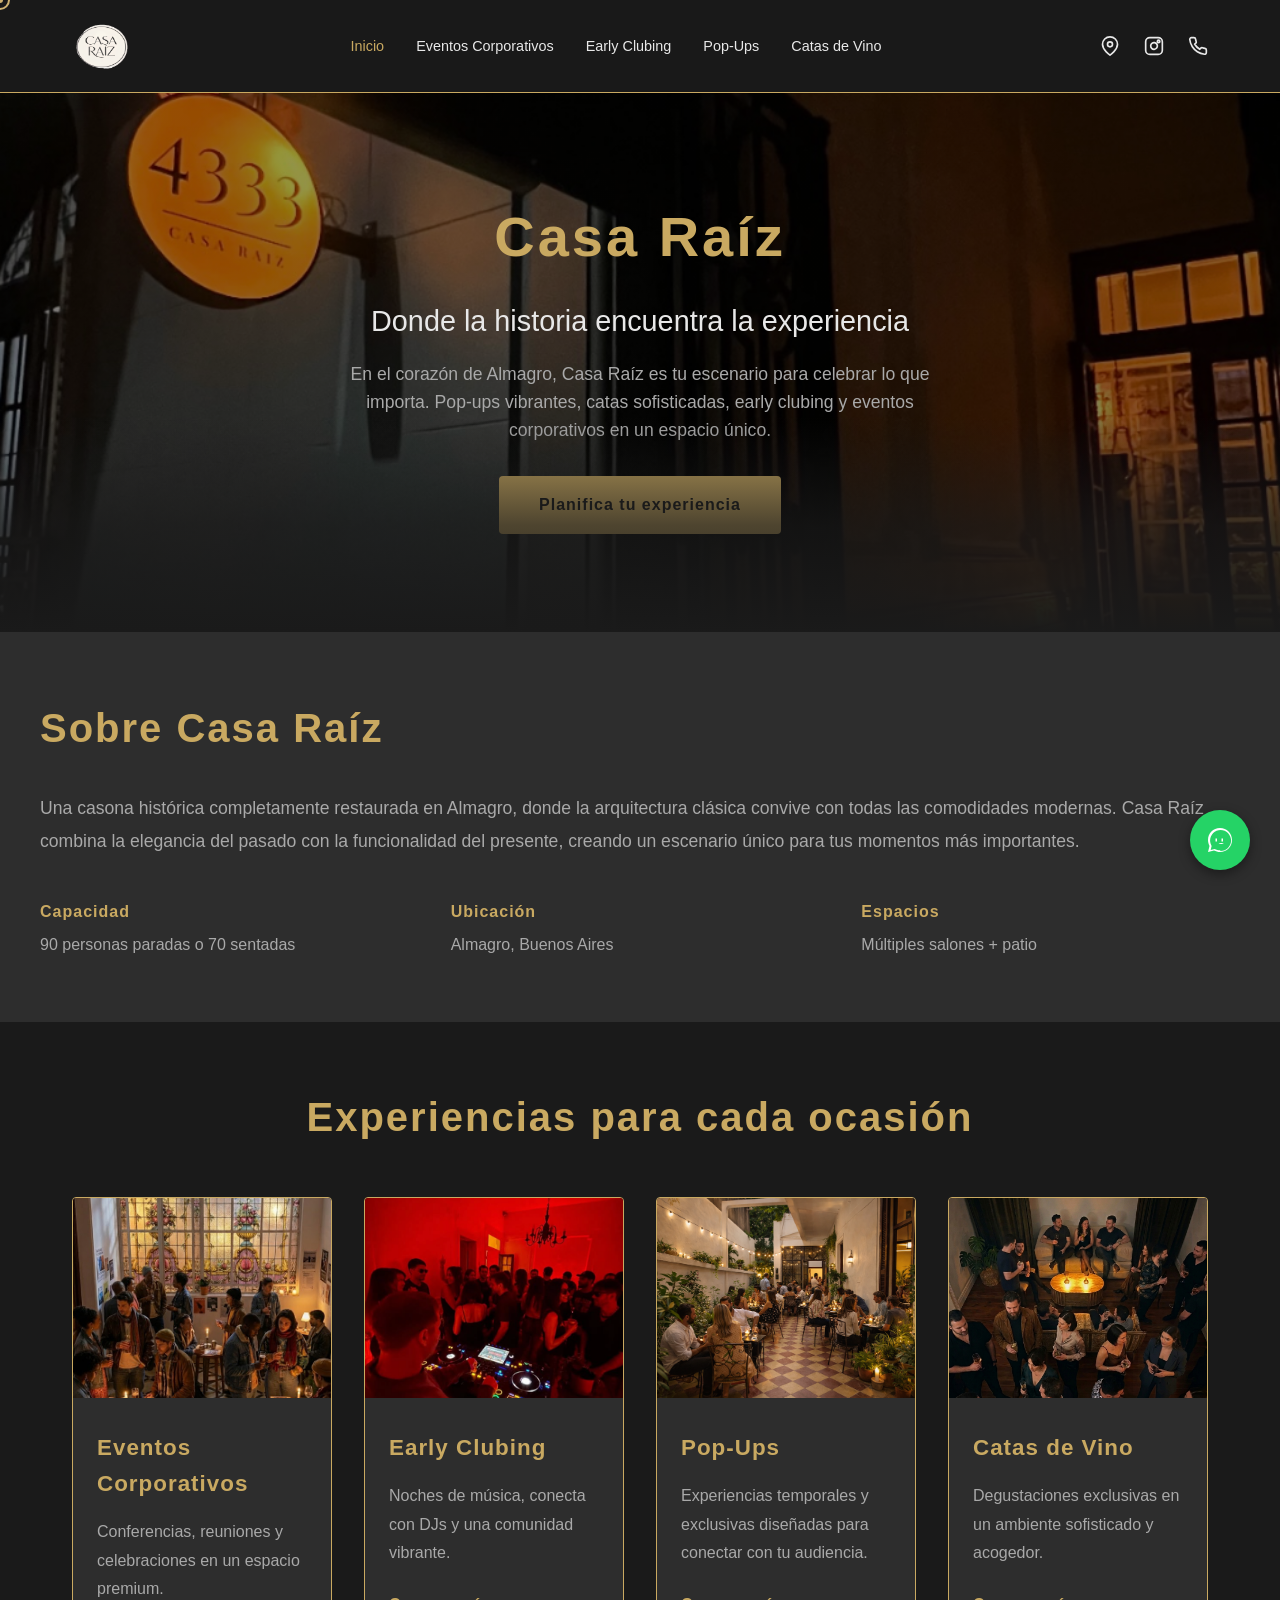
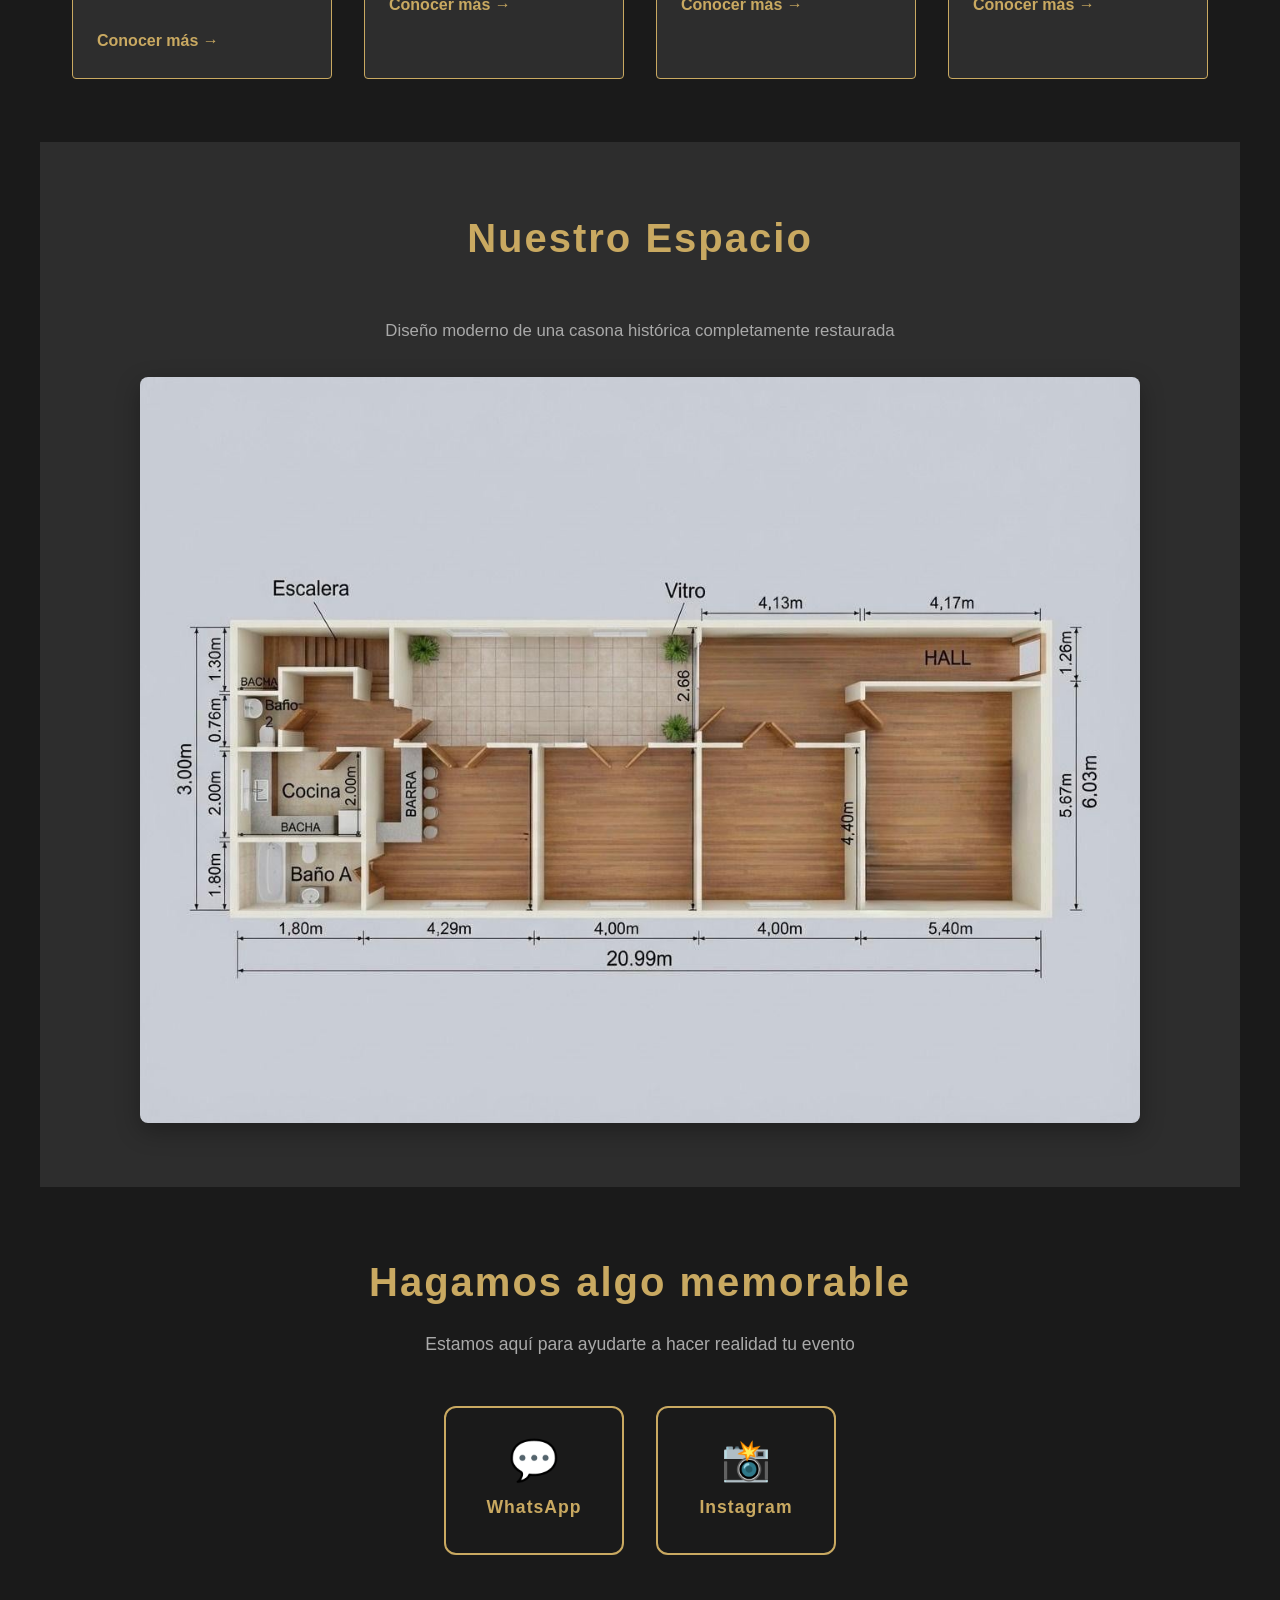
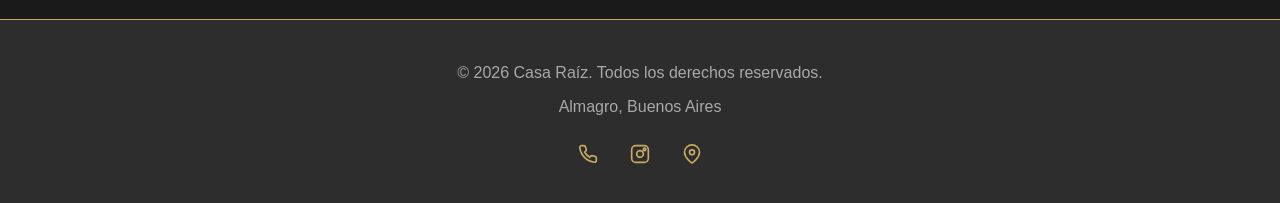
<file: index.html>
<!DOCTYPE html>
<html lang="es">
<head>
    <meta charset="UTF-8">
    <meta name="viewport" content="width=device-width, initial-scale=1.0">
    <title>Casa Raíz | Espacio para Eventos en Almagro, Buenos Aires</title>
    <meta name="description" content="Casa Raíz: eventos corporativos, pop-ups, catas de vino y early clubing en Almagro, Buenos Aires.">
    <meta name="keywords" content="eventos corporativos, pop-ups, catas de vino, after office, salones de eventos, Almagro, Buenos Aires, espacio para eventos, early clubing">
    <meta name="author" content="Casa Raíz">
    <meta property="og:title" content="Casa Raíz | Espacio para Eventos en Almagro">
    <meta property="og:description" content="Organiza eventos corporativos, pop-ups y experiencias únicas en Casa Raíz, Almagro.">
    <meta property="og:type" content="business.business">
    <meta property="og:url" content="https://casaraizespacio.netlify.app/">
    <meta property="og:image" content="https://casaraizespacio.netlify.app/frente.png">
    <meta property="og:locale" content="es_AR">
    <meta name="twitter:card" content="summary_large_image">
    <meta name="twitter:title" content="Casa Raíz | Espacio para Eventos en Almagro">
    <meta name="twitter:description" content="Eventos corporativos, pop-ups, catas y early clubing en Almagro">
    <meta name="robots" content="index, follow">
    <link rel="canonical" href="https://casaraizespacio.netlify.app/">
    <link rel="stylesheet" href="styles.css">
    <link rel="icon" type="image/png" href="logo.png">
    <script type="application/ld+json">
    {
      "@context": "https://schema.org",
      "@type": "LocalBusiness",
      "name": "Casa Raíz",
      "image": "https://casaraizespacio.netlify.app/frente.png",
      "description": "Espacio para eventos corporativos, pop-ups, catas de vino y after office",
      "address": {
        "@type": "PostalAddress",
        "streetAddress": "Sarmiento 4333",
        "addressLocality": "Almagro",
        "addressRegion": "Buenos Aires",
        "postalCode": "1195",
        "addressCountry": "AR"
      },
      "telephone": "+541165874154",
      "email": "casaraizeb@gmail.com",
      "url": "https://casaraizespacio.netlify.app/",
      "sameAs": [
        "https://www.instagram.com/casaraiz.espacio/",
        "https://wa.me/541165874154"
      ],
      "priceRange": "$$",
      "servesCuisine": "Catering Personalizado"
    }
    </script>
    <!-- Google Analytics -->
    <script async src="https://www.googletagmanager.com/gtag/js?id=G-732LYXSMC2"></script>
    <script>
      window.dataLayer = window.dataLayer || [];
      function gtag(){dataLayer.push(arguments);}
      gtag('js', new Date());
      gtag('config', 'G-732LYXSMC2');
    </script>
</head>
<body>
    <!-- WhatsApp Button -->
    <a href="https://wa.me/541165874154?text=Hola%2C%20me%20gustaría%20consultar%20sobre%20Casa%20Raíz"
       class="whatsapp-btn" target="_blank" rel="noopener noreferrer" title="Contactar por WhatsApp">
        <svg viewBox="0 0 100 100" fill="white" xmlns="http://www.w3.org/2000/svg">
            <path d="M50 10C27 10 10 27 10 50c0 7 2 14 5 20l-5 20 20-5c6 3 13 5 20 5 23 0 40-17 40-40S73 10 50 10zm0 74c-6 0-12-1-18-4l-13 3 3-13c-3-6-5-12-5-18 0-19 16-35 35-35s35 16 35 35-16 35-35 35z"/>
            <path d="M35 45h5v10h-5zM55 45h5v10h-5zM45 60c3 2 6 3 9 3s6-1 9-3"/>
        </svg>
    </a>

    <!-- Navigation -->
    <nav class="navbar">
        <div class="nav-container">
            <a href="index.html" class="logo" style="display: flex; align-items: center;">
                <img src="logo.png" alt="Casa Raíz" style="height: 60px; width: 60px;">
            </a>
            <button class="hamburger" id="hamburger">
                <span></span>
                <span></span>
                <span></span>
            </button>
            <ul class="nav-menu" id="nav-menu">
                <li><a href="index.html" class="active">Inicio</a></li>
                <li><a href="eventos-corporativos.html">Eventos Corporativos</a></li>
                <li><a href="early-clubing.html">Early Clubing</a></li>
                <li><a href="pop-ups.html">Pop-Ups</a></li>
                <li><a href="catas-vino.html">Catas de Vino</a></li>
            </ul>
            <div class="nav-social">
                <a href="https://maps.app.goo.gl/mYH1LYcpC5ohAeSz7" target="_blank" rel="noopener noreferrer" title="Ubicación en Maps">
                    <svg width="20" height="20" viewBox="0 0 24 24" fill="none" stroke="currentColor" stroke-width="2">
                        <path d="M21 10c0 7-9 13-9 13s-9-6-9-13a9 9 0 0 1 18 0z"></path>
                        <circle cx="12" cy="10" r="3"></circle>
                    </svg>
                </a>
                <a href="https://www.instagram.com/casaraiz.espacio/" target="_blank" rel="noopener noreferrer" title="Instagram">
                    <svg width="20" height="20" viewBox="0 0 24 24" fill="none" stroke="currentColor" stroke-width="2">
                        <rect x="2" y="2" width="20" height="20" rx="5" ry="5"></rect>
                        <path d="M16 11.37A4 4 0 1 1 12.63 8 4 4 0 0 1 16 11.37z"></path>
                        <circle cx="17.5" cy="6.5" r="1.5"></circle>
                    </svg>
                </a>
                <a href="https://wa.me/541165874154?text=Hola%2C%20me%20gustaría%20consultar%20sobre%20Casa%20Raíz" target="_blank" rel="noopener noreferrer" title="WhatsApp">
                    <svg width="20" height="20" viewBox="0 0 24 24" fill="none" stroke="currentColor" stroke-width="2">
                        <path d="M22 16.92v3a2 2 0 0 1-2.18 2 19.79 19.79 0 0 1-8.63-3.07 19.5 19.5 0 0 1-6-6 19.79 19.79 0 0 1-3.07-8.67A2 2 0 0 1 4.11 2h3a2 2 0 0 1 2 1.72 12.84 12.84 0 0 0 .7 2.81 2 2 0 0 1-.45 2.11L8.09 9.91a16 16 0 0 0 6 6l1.27-1.27a2 2 0 0 1 2.11-.45 12.84 12.84 0 0 0 2.81.7A2 2 0 0 1 22 16.92z"></path>
                    </svg>
                </a>
            </div>
        </div>
    </nav>

    <!-- Hero Section -->
    <section class="hero" style="background: linear-gradient(135deg, rgba(0, 0, 0, 0.4), rgba(0, 0, 0, 0.5)), url('frente.png'); background-size: cover; background-position: center;">
        <div class="hero-content">
            <h1>Casa Raíz</h1>
            <p class="subtitle">Donde la historia encuentra la experiencia</p>
            <p class="description">En el corazón de Almagro, Casa Raíz es tu escenario para celebrar lo que importa. Pop-ups vibrantes, catas sofisticadas, early clubing y eventos corporativos en un espacio único.</p>
            <a href="https://wa.me/541165874154?text=Hola%2C%20me%20gustaría%20consultar%20sobre%20Casa%20Raíz" target="_blank" rel="noopener noreferrer" class="cta-button">Planifica tu experiencia</a>
        </div>
    </section>

    <!-- About Section -->
    <section class="about">
        <div class="about-content">
            <h2>Sobre Casa Raíz</h2>
            <p>Una casona histórica completamente restaurada en Almagro, donde la arquitectura clásica convive con todas las comodidades modernas. Casa Raíz combina la elegancia del pasado con la funcionalidad del presente, creando un escenario único para tus momentos más importantes.</p>
            <div class="about-details">
                <div class="detail">
                    <h4>Capacidad</h4>
                    <p>90 personas paradas o 70 sentadas</p>
                </div>
                <div class="detail">
                    <h4>Ubicación</h4>
                    <p>Almagro, Buenos Aires</p>
                </div>
                <div class="detail">
                    <h4>Espacios</h4>
                    <p>Múltiples salones + patio</p>
                </div>
            </div>
        </div>
    </section>

    <!-- Services Overview -->
    <section class="services-overview">
        <h2>Experiencias para cada ocasión</h2>
        <div class="services-grid">
            <!-- Eventos Corporativos -->
            <a href="eventos-corporativos.html" class="service-card">
                <div class="service-image" style="background-image: url('gente1.png'); background-size: cover; background-position: center;" aria-label="Salón para eventos corporativos en Almagro"></div>
                <h3>Eventos Corporativos</h3>
                <p>Conferencias, reuniones y celebraciones en un espacio premium.</p>
                <span class="service-link">Conocer más →</span>
            </a>

            <!-- Early Clubing -->
            <a href="early-clubing.html" class="service-card">
                <div class="service-image" style="background-image: url('clubing.png'); background-size: cover; background-position: center;" aria-label="Early Clubing con DJs en vivo en Casa Raíz"></div>
                <h3>Early Clubing</h3>
                <p>Noches de música, conecta con DJs y una comunidad vibrante.</p>
                <span class="service-link">Conocer más →</span>
            </a>

            <!-- Pop-Ups -->
            <a href="pop-ups.html" class="service-card">
                <div class="service-image" style="background-image: url('gente2.png'); background-size: cover; background-position: center;" aria-label="Pop-Ups exclusivos en Casa Raíz Almagro"></div>
                <h3>Pop-Ups</h3>
                <p>Experiencias temporales y exclusivas diseñadas para conectar con tu audiencia.</p>
                <span class="service-link">Conocer más →</span>
            </a>

            <!-- Catas de Vino -->
            <a href="catas-vino.html" class="service-card">
                <div class="service-image" style="background-image: url('gente3.png'); background-size: cover; background-position: center;" aria-label="Catas de vino con sommelier profesional en Almagro"></div>
                <h3>Catas de Vino</h3>
                <p>Degustaciones exclusivas en un ambiente sofisticado y acogedor.</p>
                <span class="service-link">Conocer más →</span>
            </a>
        </div>
    </section>

    <!-- Plano Section -->
    <section class="services-overview" style="padding-top: 4rem; padding-bottom: 4rem; background: var(--secondary);">
        <h2>Nuestro Espacio</h2>
        <p style="text-align: center; color: var(--text-dark); margin-bottom: 2rem; font-size: 1.05rem;">
            Diseño moderno de una casona histórica completamente restaurada
        </p>
        <img src="plano.jpg" alt="Plano de Casa Raíz" style="width: 100%; max-width: 1000px; margin: 0 auto; display: block; border-radius: 8px; box-shadow: 0 8px 25px rgba(0,0,0,0.3);">
    </section>

    <!-- Contact Section -->
    <section class="contact">
        <h2>Hagamos algo memorable</h2>
        <p>Estamos aquí para ayudarte a hacer realidad tu evento</p>
        <div class="contact-methods">
            <a href="https://wa.me/541165874154?text=Hola%2C%20me%20gustaría%20consultar%20sobre%20Casa%20Raíz" target="_blank" class="contact-btn">
                <span class="icon">💬</span>
                <span class="text">WhatsApp</span>
            </a>
            <a href="https://www.instagram.com/casaraiz.espacio/" target="_blank" class="contact-btn">
                <span class="icon">📸</span>
                <span class="text">Instagram</span>
            </a>
        </div>
    </section>

    <!-- Footer -->
    <footer class="footer">
        <p>&copy; 2026 Casa Raíz. Todos los derechos reservados.</p>
        <p>Almagro, Buenos Aires</p>
        <div style="margin-top: 1.5rem; display: flex; justify-content: center; gap: 2rem;">
            <a href="https://wa.me/541165874154?text=Hola%2C%20me%20gustaría%20consultar%20sobre%20Casa%20Raíz" target="_blank" rel="noopener noreferrer" title="WhatsApp">
                <svg width="20" height="20" viewBox="0 0 24 24" fill="none" stroke="var(--accent)" stroke-width="2">
                    <path d="M22 16.92v3a2 2 0 0 1-2.18 2 19.79 19.79 0 0 1-8.63-3.07 19.5 19.5 0 0 1-6-6 19.79 19.79 0 0 1-3.07-8.67A2 2 0 0 1 4.11 2h3a2 2 0 0 1 2 1.72 12.84 12.84 0 0 0 .7 2.81 2 2 0 0 1-.45 2.11L8.09 9.91a16 16 0 0 0 6 6l1.27-1.27a2 2 0 0 1 2.11-.45 12.84 12.84 0 0 0 2.81.7A2 2 0 0 1 22 16.92z"></path>
                </svg>
            </a>
            <a href="https://www.instagram.com/casaraiz.espacio/" target="_blank" rel="noopener noreferrer" title="Instagram">
                <svg width="20" height="20" viewBox="0 0 24 24" fill="none" stroke="var(--accent)" stroke-width="2">
                    <rect x="2" y="2" width="20" height="20" rx="5" ry="5"></rect>
                    <path d="M16 11.37A4 4 0 1 1 12.63 8 4 4 0 0 1 16 11.37z"></path>
                    <circle cx="17.5" cy="6.5" r="1.5"></circle>
                </svg>
            </a>
            <a href="https://maps.app.goo.gl/mYH1LYcpC5ohAeSz7" target="_blank" rel="noopener noreferrer" title="Ubicación">
                <svg width="20" height="20" viewBox="0 0 24 24" fill="none" stroke="var(--accent)" stroke-width="2">
                    <path d="M21 10c0 7-9 13-9 13s-9-6-9-13a9 9 0 0 1 18 0z"></path>
                    <circle cx="12" cy="10" r="3"></circle>
                </svg>
            </a>
        </div>
    </footer>

    <script>
        const cursor = document.createElement('div');
        cursor.className = 'cursor';
        document.body.appendChild(cursor);

        let mouseX = 0, mouseY = 0;
        let cursorX = 0, cursorY = 0;

        document.addEventListener('mousemove', (e) => {
            mouseX = e.clientX;
            mouseY = e.clientY;
        });

        function animateCursor() {
            cursorX += (mouseX - cursorX) * 0.2;
            cursorY += (mouseY - cursorY) * 0.2;
            cursor.style.left = cursorX - 10 + 'px';
            cursor.style.top = cursorY - 10 + 'px';
            requestAnimationFrame(animateCursor);
        }

        animateCursor();

        document.addEventListener('mouseenter', () => {
            cursor.style.opacity = '1';
        });

        document.addEventListener('mouseleave', () => {
            cursor.style.opacity = '0';
        });

        const hamburger = document.getElementById('hamburger');
        const navMenu = document.getElementById('nav-menu');

        hamburger.addEventListener('click', () => {
            hamburger.classList.toggle('active');
            navMenu.classList.toggle('active');
        });

        const navLinks = navMenu.querySelectorAll('a');
        navLinks.forEach(link => {
            link.addEventListener('click', () => {
                hamburger.classList.remove('active');
                navMenu.classList.remove('active');
            });
        });
    </script>
</body>
</html>
</file>
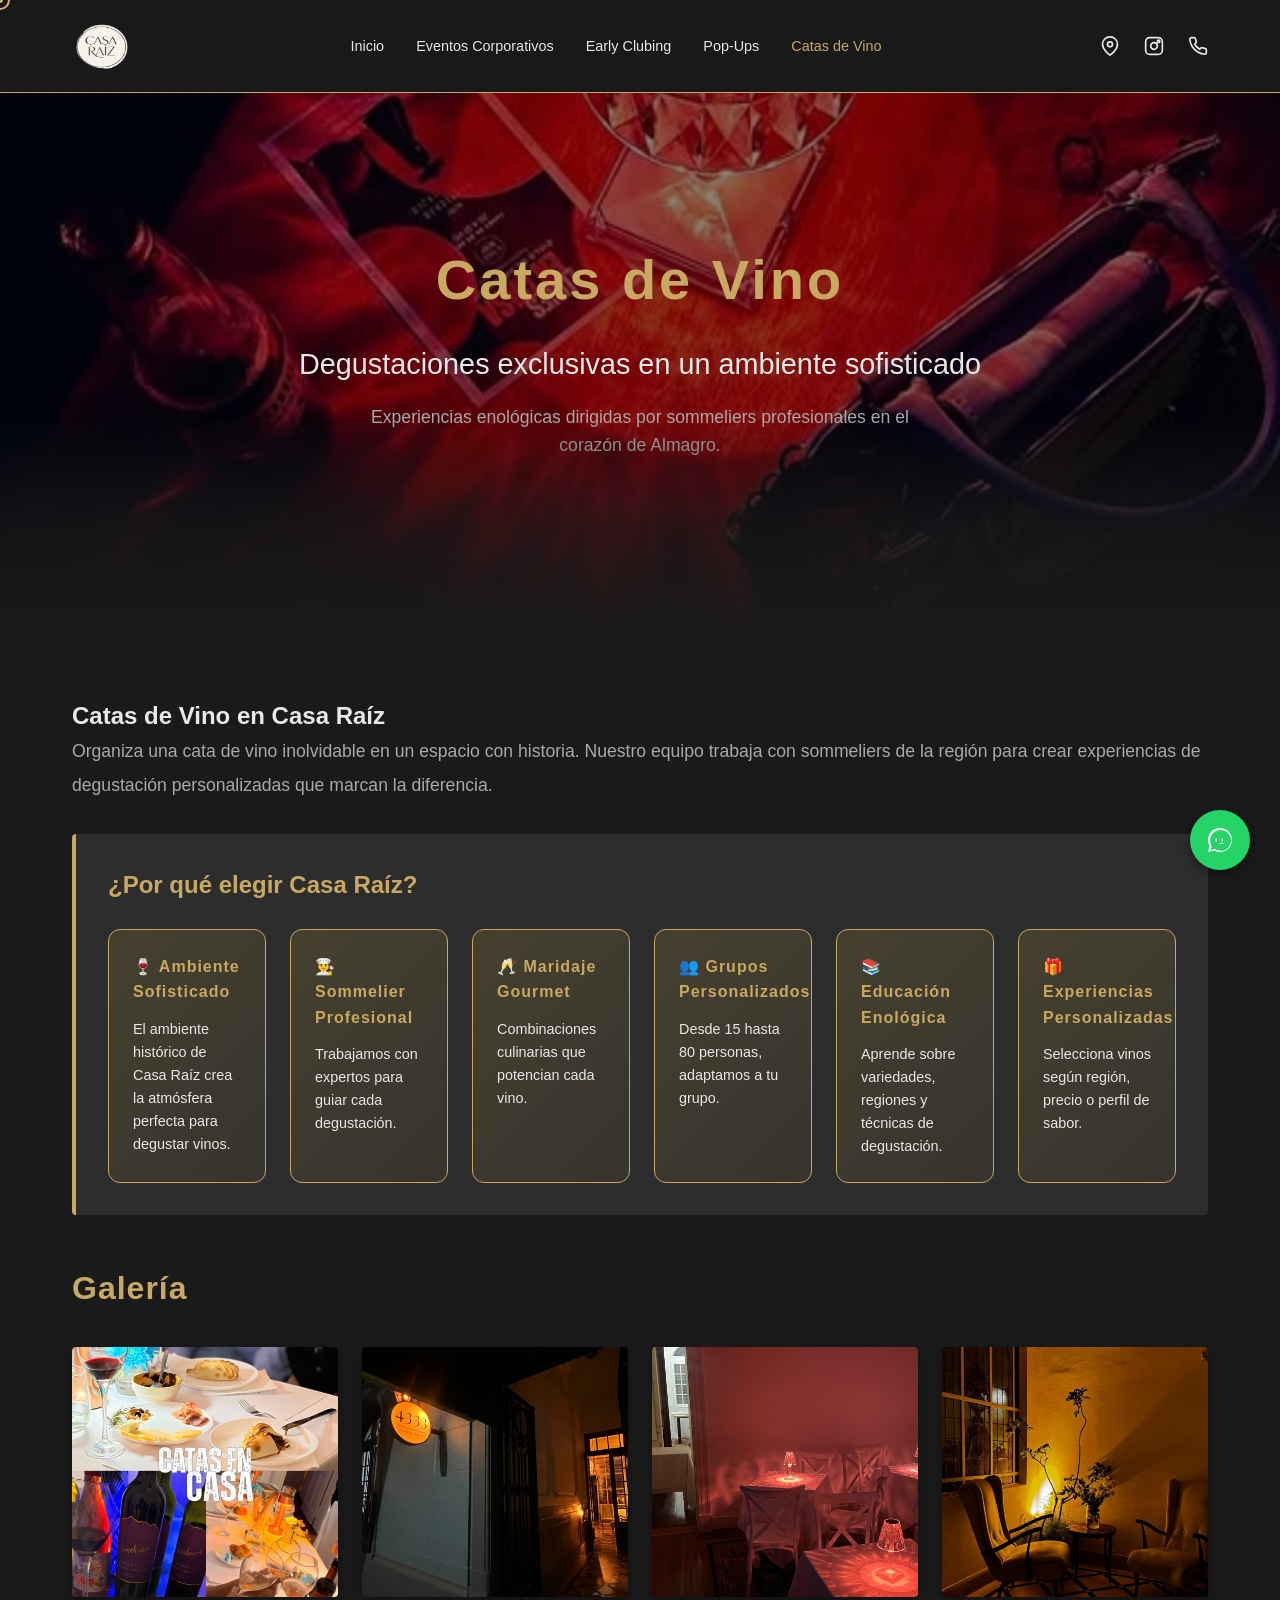
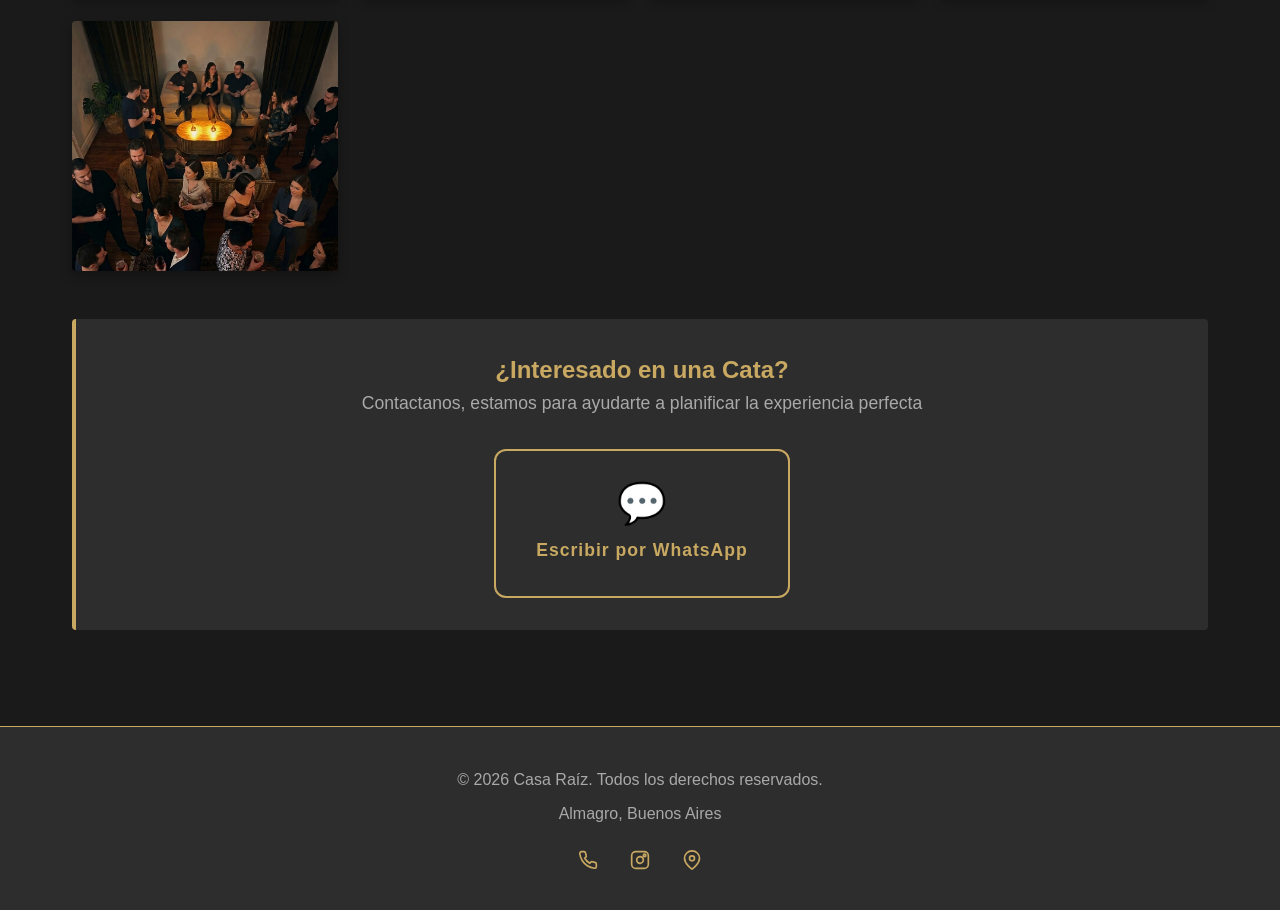
<file: catas-vino.html>
<!DOCTYPE html>
<html lang="es">
<head>
    <meta charset="UTF-8">
    <meta name="viewport" content="width=device-width, initial-scale=1.0">
    <title>Catas de Vino | Experiencias Enológicas en Almagro</title>
    <meta name="description" content="Catas de vino exclusivas con sommeliers profesionales. Maridaje gourmet y experiencias enológicas para grupos en Almagro.">
    <meta name="keywords" content="catas de vino, degustación vino, sommeliers, experiencias enológicas, maridaje gourmet, Almagro, after office, team building">
    <meta property="og:title" content="Catas de Vino | Casa Raíz Almagro">
    <meta property="og:description" content="Degustaciones exclusivas en un ambiente sofisticado. Catas dirigidas por sommeliers profesionales.">
    <meta property="og:locale" content="es_AR">
    <meta name="twitter:card" content="summary_large_image">
    <meta name="twitter:title" content="Catas de Vino | Casa Raíz">
    <meta name="twitter:description" content="Experiencias enológicas con sommeliers profesionales y maridaje gourmet">
    <link rel="canonical" href="https://casaraizespacio.netlify.app/catas-vino.html">
    <link rel="stylesheet" href="styles.css">
    <link rel="icon" type="image/png" href="logo.png">
    <script type="application/ld+json">
    {
      "@context": "https://schema.org",
      "@type": "BreadcrumbList",
      "itemListElement": [
        {
          "@type": "ListItem",
          "position": 1,
          "name": "Inicio",
          "item": "https://casaraizespacio.netlify.app/"
        },
        {
          "@type": "ListItem",
          "position": 2,
          "name": "Catas de Vino",
          "item": "https://casaraizespacio.netlify.app/catas-vino.html"
        }
      ]
    }
    </script>
    <script type="application/ld+json">
    {
      "@context": "https://schema.org",
      "@type": "Event",
      "name": "Catas de Vino en Casa Raíz",
      "description": "Degustaciones exclusivas en un ambiente sofisticado dirigidas por sommeliers profesionales",
      "url": "https://casaraizespacio.com.ar/catas-vino.html",
      "image": "https://casaraizespacio.com.ar/gente3.png",
      "startDate": "2026-08-10T19:00:00-03:00",
      "endDate": "2026-08-10T22:00:00-03:00",
      "eventStatus": "https://schema.org/EventScheduled",
      "eventAttendanceMode": "https://schema.org/OfflineEventAttendanceMode",
      "location": {
        "@type": "Place",
        "name": "Casa Raíz",
        "address": {
          "@type": "PostalAddress",
          "streetAddress": "Sarmiento 4333",
          "addressLocality": "Almagro",
          "addressCountry": "AR"
        }
      },
      "organizer": {
        "@type": "Organization",
        "name": "Casa Raíz",
        "url": "https://casaraizespacio.com.ar",
        "telephone": "+541165874154"
      },
      "performer": {
        "@type": "Person",
        "name": "Sommelier Profesional"
      },
      "offers": {
        "@type": "Offer",
        "url": "https://casaraizespacio.com.ar/catas-vino.html",
        "priceCurrency": "ARS",
        "price": "0",
        "validFrom": "2026-08-10T00:00:00-03:00",
        "availability": "https://schema.org/InStock"
      }
    }
    </script>
    <!-- Google Analytics -->
    <script async src="https://www.googletagmanager.com/gtag/js?id=G-732LYXSMC2"></script>
    <script>
      window.dataLayer = window.dataLayer || [];
      function gtag(){dataLayer.push(arguments);}
      gtag('js', new Date());
      gtag('config', 'G-732LYXSMC2');
    </script>
</head>
<body>
    <!-- WhatsApp Button -->
    <a href="https://wa.me/541165874154?text=Hola%2C%20me%20gustaría%20consultar%20sobre%20Catas%20de%20Vino%20en%20Casa%20Raíz"
       class="whatsapp-btn" target="_blank" rel="noopener noreferrer" title="Contactar por WhatsApp">
        <svg viewBox="0 0 100 100" fill="white" xmlns="http://www.w3.org/2000/svg">
            <path d="M50 10C27 10 10 27 10 50c0 7 2 14 5 20l-5 20 20-5c6 3 13 5 20 5 23 0 40-17 40-40S73 10 50 10zm0 74c-6 0-12-1-18-4l-13 3 3-13c-3-6-5-12-5-18 0-19 16-35 35-35s35 16 35 35-16 35-35 35z"/>
            <path d="M35 45h5v10h-5zM55 45h5v10h-5zM45 60c3 2 6 3 9 3s6-1 9-3"/>
        </svg>
    </a>

    <!-- Navigation -->
    <nav class="navbar">
        <div class="nav-container">
            <a href="index.html" class="logo" style="display: flex; align-items: center;">
                <img src="logo.png" alt="Casa Raíz" style="height: 60px; width: 60px;">
            </a>
            <button class="hamburger" id="hamburger">
                <span></span>
                <span></span>
                <span></span>
            </button>
            <ul class="nav-menu" id="nav-menu">
                <li><a href="index.html">Inicio</a></li>
                <li><a href="eventos-corporativos.html">Eventos Corporativos</a></li>
                <li><a href="early-clubing.html">Early Clubing</a></li>
                <li><a href="pop-ups.html">Pop-Ups</a></li>
                <li><a href="catas-vino.html" class="active">Catas de Vino</a></li>
            </ul>
            <div class="nav-social">
                <a href="https://maps.app.goo.gl/mYH1LYcpC5ohAeSz7" target="_blank" rel="noopener noreferrer" title="Ubicación en Maps">
                    <svg width="20" height="20" viewBox="0 0 24 24" fill="none" stroke="currentColor" stroke-width="2">
                        <path d="M21 10c0 7-9 13-9 13s-9-6-9-13a9 9 0 0 1 18 0z"></path>
                        <circle cx="12" cy="10" r="3"></circle>
                    </svg>
                </a>
                <a href="https://www.instagram.com/casaraiz.espacio/" target="_blank" rel="noopener noreferrer" title="Instagram">
                    <svg width="20" height="20" viewBox="0 0 24 24" fill="none" stroke="currentColor" stroke-width="2">
                        <rect x="2" y="2" width="20" height="20" rx="5" ry="5"></rect>
                        <path d="M16 11.37A4 4 0 1 1 12.63 8 4 4 0 0 1 16 11.37z"></path>
                        <circle cx="17.5" cy="6.5" r="1.5"></circle>
                    </svg>
                </a>
                <a href="https://wa.me/541165874154?text=Hola%2C%20me%20gustaría%20consultar%20sobre%20Casa%20Raíz" target="_blank" rel="noopener noreferrer" title="WhatsApp">
                    <svg width="20" height="20" viewBox="0 0 24 24" fill="none" stroke="currentColor" stroke-width="2">
                        <path d="M22 16.92v3a2 2 0 0 1-2.18 2 19.79 19.79 0 0 1-8.63-3.07 19.5 19.5 0 0 1-6-6 19.79 19.79 0 0 1-3.07-8.67A2 2 0 0 1 4.11 2h3a2 2 0 0 1 2 1.72 12.84 12.84 0 0 0 .7 2.81 2 2 0 0 1-.45 2.11L8.09 9.91a16 16 0 0 0 6 6l1.27-1.27a2 2 0 0 1 2.11-.45 12.84 12.84 0 0 0 2.81.7A2 2 0 0 1 22 16.92z"></path>
                    </svg>
                </a>
            </div>
        </div>
    </nav>

    <!-- Hero -->
    <section class="hero" style="background: linear-gradient(135deg, rgba(0, 0, 0, 0.4), rgba(0, 0, 0, 0.5)), url('popups.png'); background-size: cover; background-position: center;">
        <div class="hero-content">
            <h1>Catas de Vino</h1>
            <p class="subtitle">Degustaciones exclusivas en un ambiente sofisticado</p>
            <p class="description">Experiencias enológicas dirigidas por sommeliers profesionales en el corazón de Almagro.</p>
        </div>
    </section>

    <!-- Service Detail -->
    <section class="service-detail">
        <h2>Catas de Vino en Casa Raíz</h2>
        <p>Organiza una cata de vino inolvidable en un espacio con historia. Nuestro equipo trabaja con sommeliers de la región para crear experiencias de degustación personalizadas que marcan la diferencia.</p>

        <div class="service-highlights">
            <h2 style="margin-top: 0; color: var(--accent);">¿Por qué elegir Casa Raíz?</h2>
            <div class="highlights-grid">
                <div class="highlight-item">
                    <h3>🍷 Ambiente Sofisticado</h3>
                    <p>El ambiente histórico de Casa Raíz crea la atmósfera perfecta para degustar vinos.</p>
                </div>
                <div class="highlight-item">
                    <h3>👨‍🍳 Sommelier Profesional</h3>
                    <p>Trabajamos con expertos para guiar cada degustación.</p>
                </div>
                <div class="highlight-item">
                    <h3>🥂 Maridaje Gourmet</h3>
                    <p>Combinaciones culinarias que potencian cada vino.</p>
                </div>
                <div class="highlight-item">
                    <h3>👥 Grupos Personalizados</h3>
                    <p>Desde 15 hasta 80 personas, adaptamos a tu grupo.</p>
                </div>
                <div class="highlight-item">
                    <h3>📚 Educación Enológica</h3>
                    <p>Aprende sobre variedades, regiones y técnicas de degustación.</p>
                </div>
                <div class="highlight-item">
                    <h3>🎁 Experiencias Personalizadas</h3>
                    <p>Selecciona vinos según región, precio o perfil de sabor.</p>
                </div>
            </div>
        </div>

        <div class="gallery">
            <h2>Galería</h2>
            <div class="gallery-grid">
                <div class="gallery-item" style="background-image: url('foto4.png'); background-size: cover; background-position: center;" aria-label="Cata de vino en Casa Raíz"></div>
                <div class="gallery-item" style="background-image: url('foto1.png'); background-size: cover; background-position: center;" aria-label="Degustación en ambiente sofisticado"></div>
                <div class="gallery-item" style="background-image: url('foto2.png'); background-size: cover; background-position: center;" aria-label="Experiencia enológica en Almagro"></div>
                <div class="gallery-item" style="background-image: url('foto3.png'); background-size: cover; background-position: center;" aria-label="Sommelier conduciendo cata de vino"></div>
                <div class="gallery-item" style="background-image: url('gente3.png'); background-size: cover; background-position: center;" aria-label="Cata de vino en Casa Raíz"></div>
            </div>
        </div>

        <div class="service-highlights" style="text-align: center;">
            <h2 style="margin-top: 0; color: var(--accent);">¿Interesado en una Cata?</h2>
            <p style="color: var(--text-dark); font-size: 1.1rem; margin-bottom: 2rem;">
                Contactanos, estamos para ayudarte a planificar la experiencia perfecta
            </p>
            <a href="https://wa.me/541165874154?text=Hola%2C%20me%20gustaría%20consultar%20sobre%20Catas%20de%20Vino%20en%20Casa%20Raíz" target="_blank" class="contact-btn" style="display: inline-flex;">
                <span class="icon">💬</span>
                <span class="text">Escribir por WhatsApp</span>
            </a>
        </div>
    </section>

    <!-- Footer -->
    <footer class="footer">
        <p>&copy; 2026 Casa Raíz. Todos los derechos reservados.</p>
        <p>Almagro, Buenos Aires</p>
        <div style="margin-top: 1.5rem; display: flex; justify-content: center; gap: 2rem;">
            <a href="https://wa.me/541165874154?text=Hola%2C%20me%20gustaría%20consultar%20sobre%20Casa%20Raíz" target="_blank" rel="noopener noreferrer" title="WhatsApp">
                <svg width="20" height="20" viewBox="0 0 24 24" fill="none" stroke="var(--accent)" stroke-width="2">
                    <path d="M22 16.92v3a2 2 0 0 1-2.18 2 19.79 19.79 0 0 1-8.63-3.07 19.5 19.5 0 0 1-6-6 19.79 19.79 0 0 1-3.07-8.67A2 2 0 0 1 4.11 2h3a2 2 0 0 1 2 1.72 12.84 12.84 0 0 0 .7 2.81 2 2 0 0 1-.45 2.11L8.09 9.91a16 16 0 0 0 6 6l1.27-1.27a2 2 0 0 1 2.11-.45 12.84 12.84 0 0 0 2.81.7A2 2 0 0 1 22 16.92z"></path>
                </svg>
            </a>
            <a href="https://www.instagram.com/casaraiz.espacio/" target="_blank" rel="noopener noreferrer" title="Instagram">
                <svg width="20" height="20" viewBox="0 0 24 24" fill="none" stroke="var(--accent)" stroke-width="2">
                    <rect x="2" y="2" width="20" height="20" rx="5" ry="5"></rect>
                    <path d="M16 11.37A4 4 0 1 1 12.63 8 4 4 0 0 1 16 11.37z"></path>
                    <circle cx="17.5" cy="6.5" r="1.5"></circle>
                </svg>
            </a>
            <a href="https://maps.app.goo.gl/mYH1LYcpC5ohAeSz7" target="_blank" rel="noopener noreferrer" title="Ubicación">
                <svg width="20" height="20" viewBox="0 0 24 24" fill="none" stroke="var(--accent)" stroke-width="2">
                    <path d="M21 10c0 7-9 13-9 13s-9-6-9-13a9 9 0 0 1 18 0z"></path>
                    <circle cx="12" cy="10" r="3"></circle>
                </svg>
            </a>
        </div>
    </footer>

    <script>
        const cursor = document.createElement('div');
        cursor.className = 'cursor';
        document.body.appendChild(cursor);

        let mouseX = 0, mouseY = 0;
        let cursorX = 0, cursorY = 0;

        document.addEventListener('mousemove', (e) => {
            mouseX = e.clientX;
            mouseY = e.clientY;
        });

        function animateCursor() {
            cursorX += (mouseX - cursorX) * 0.2;
            cursorY += (mouseY - cursorY) * 0.2;
            cursor.style.left = cursorX - 10 + 'px';
            cursor.style.top = cursorY - 10 + 'px';
            requestAnimationFrame(animateCursor);
        }

        animateCursor();

        document.addEventListener('mouseenter', () => {
            cursor.style.opacity = '1';
        });

        document.addEventListener('mouseleave', () => {
            cursor.style.opacity = '0';
        });

        const hamburger = document.getElementById('hamburger');
        const navMenu = document.getElementById('nav-menu');

        hamburger.addEventListener('click', () => {
            hamburger.classList.toggle('active');
            navMenu.classList.toggle('active');
        });

        const navLinks = navMenu.querySelectorAll('a');
        navLinks.forEach(link => {
            link.addEventListener('click', () => {
                hamburger.classList.remove('active');
                navMenu.classList.remove('active');
            });
        });
    </script>
</body>
</html>
</file>
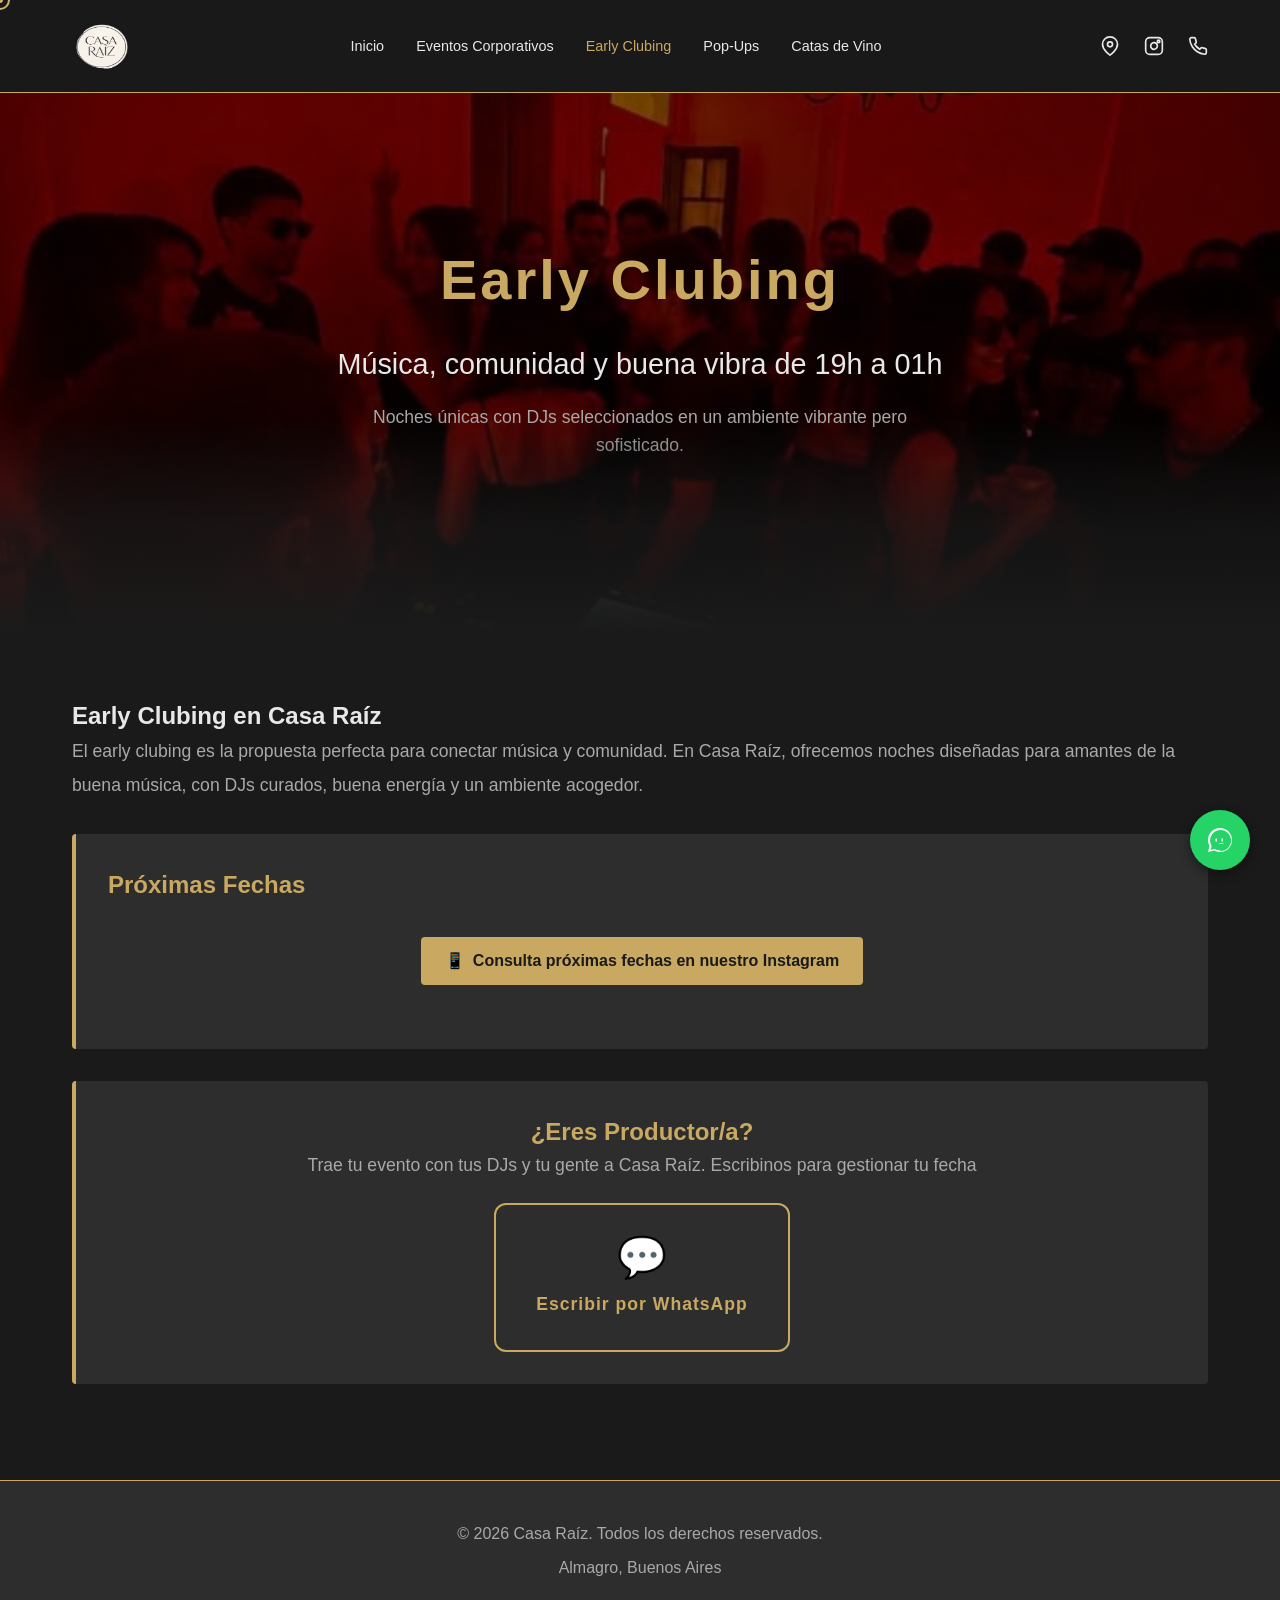
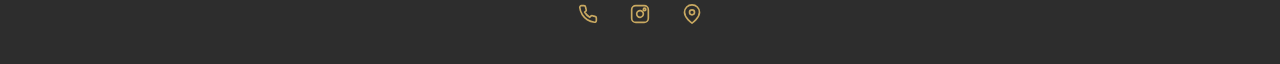
<file: early-clubing.html>
<!DOCTYPE html>
<html lang="es">
<head>
    <meta charset="UTF-8">
    <meta name="viewport" content="width=device-width, initial-scale=1.0">
    <title>Early Clubing | Música y DJ en Vivo en Almagro</title>
    <meta name="description" content="Early Clubing en Casa Raíz: noches de música, DJs seleccionados y buena vibra de 19h a 01h. Comunidad vibrante en Almagro para amantes de la buena música.">
    <meta name="keywords" content="early clubing, after office, DJs, música en vivo, house progressive, Almagro, clubes, noches de música, eventos musicales">
    <meta property="og:title" content="Early Clubing | Casa Raíz Almagro">
    <meta property="og:description" content="Música, comunidad y buena vibra. DJs curados y ambiente vibrante de 19h a 01h.">
    <meta property="og:locale" content="es_AR">
    <meta name="twitter:card" content="summary_large_image">
    <meta name="twitter:title" content="Early Clubing | Casa Raíz">
    <meta name="twitter:description" content="Noches de música con DJs seleccionados y comunidad vibrante">
    <link rel="canonical" href="https://casaraizespacio.netlify.app/early-clubing.html">
    <link rel="stylesheet" href="styles.css">
    <link rel="icon" type="image/png" href="logo.png">
    <script type="application/ld+json">
    {
      "@context": "https://schema.org",
      "@type": "BreadcrumbList",
      "itemListElement": [
        {
          "@type": "ListItem",
          "position": 1,
          "name": "Inicio",
          "item": "https://casaraizespacio.netlify.app/"
        },
        {
          "@type": "ListItem",
          "position": 2,
          "name": "Early Clubing",
          "item": "https://casaraizespacio.netlify.app/early-clubing.html"
        }
      ]
    }
    </script>
    <script type="application/ld+json">
    {
      "@context": "https://schema.org",
      "@type": "Event",
      "name": "Early Clubing en Casa Raíz",
      "description": "Noches únicas con DJs seleccionados en un ambiente vibrante pero sofisticado",
      "url": "https://casaraizespacio.com.ar/early-clubing.html",
      "image": "https://casaraizespacio.com.ar/clubing.png",
      "startDate": "2026-08-10T19:00:00-03:00",
      "endDate": "2026-08-11T01:00:00-03:00",
      "eventStatus": "https://schema.org/EventScheduled",
      "eventAttendanceMode": "https://schema.org/OfflineEventAttendanceMode",
      "location": {
        "@type": "Place",
        "name": "Casa Raíz",
        "address": {
          "@type": "PostalAddress",
          "streetAddress": "Sarmiento 4333",
          "addressLocality": "Almagro",
          "addressCountry": "AR"
        }
      },
      "organizer": {
        "@type": "Organization",
        "name": "Casa Raíz",
        "url": "https://casaraizespacio.com.ar",
        "telephone": "+541165874154"
      },
      "performer": {
        "@type": "Person",
        "name": "DJ Seleccionado"
      },
      "offers": {
        "@type": "Offer",
        "url": "https://casaraizespacio.com.ar/early-clubing.html",
        "priceCurrency": "ARS",
        "price": "0",
        "validFrom": "2026-08-10T00:00:00-03:00",
        "availability": "https://schema.org/InStock"
      }
    }
    </script>
    <!-- Google Analytics -->
    <script async src="https://www.googletagmanager.com/gtag/js?id=G-732LYXSMC2"></script>
    <script>
      window.dataLayer = window.dataLayer || [];
      function gtag(){dataLayer.push(arguments);}
      gtag('js', new Date());
      gtag('config', 'G-732LYXSMC2');
    </script>
</head>
<body>
    <!-- WhatsApp Button -->
    <a href="https://wa.me/541165874154?text=Hola%2C%20me%20gustaría%20consultar%20sobre%20Early%20Clubing%20en%20Casa%20Raíz"
       class="whatsapp-btn" target="_blank" rel="noopener noreferrer" title="Contactar por WhatsApp">
        <svg viewBox="0 0 100 100" fill="white" xmlns="http://www.w3.org/2000/svg">
            <path d="M50 10C27 10 10 27 10 50c0 7 2 14 5 20l-5 20 20-5c6 3 13 5 20 5 23 0 40-17 40-40S73 10 50 10zm0 74c-6 0-12-1-18-4l-13 3 3-13c-3-6-5-12-5-18 0-19 16-35 35-35s35 16 35 35-16 35-35 35z"/>
            <path d="M35 45h5v10h-5zM55 45h5v10h-5zM45 60c3 2 6 3 9 3s6-1 9-3"/>
        </svg>
    </a>

    <!-- Navigation -->
    <nav class="navbar">
        <div class="nav-container">
            <a href="index.html" class="logo" style="display: flex; align-items: center;">
                <img src="logo.png" alt="Casa Raíz" style="height: 60px; width: 60px;">
            </a>
            <button class="hamburger" id="hamburger">
                <span></span>
                <span></span>
                <span></span>
            </button>
            <ul class="nav-menu" id="nav-menu">
                <li><a href="index.html">Inicio</a></li>
                <li><a href="eventos-corporativos.html">Eventos Corporativos</a></li>
                <li><a href="early-clubing.html" class="active">Early Clubing</a></li>
                <li><a href="pop-ups.html">Pop-Ups</a></li>
                <li><a href="catas-vino.html">Catas de Vino</a></li>
            </ul>
            <div class="nav-social">
                <a href="https://maps.app.goo.gl/mYH1LYcpC5ohAeSz7" target="_blank" rel="noopener noreferrer" title="Ubicación en Maps">
                    <svg width="20" height="20" viewBox="0 0 24 24" fill="none" stroke="currentColor" stroke-width="2">
                        <path d="M21 10c0 7-9 13-9 13s-9-6-9-13a9 9 0 0 1 18 0z"></path>
                        <circle cx="12" cy="10" r="3"></circle>
                    </svg>
                </a>
                <a href="https://www.instagram.com/casaraiz.espacio/" target="_blank" rel="noopener noreferrer" title="Instagram">
                    <svg width="20" height="20" viewBox="0 0 24 24" fill="none" stroke="currentColor" stroke-width="2">
                        <rect x="2" y="2" width="20" height="20" rx="5" ry="5"></rect>
                        <path d="M16 11.37A4 4 0 1 1 12.63 8 4 4 0 0 1 16 11.37z"></path>
                        <circle cx="17.5" cy="6.5" r="1.5"></circle>
                    </svg>
                </a>
                <a href="https://wa.me/541165874154?text=Hola%2C%20me%20gustaría%20consultar%20sobre%20Casa%20Raíz" target="_blank" rel="noopener noreferrer" title="WhatsApp">
                    <svg width="20" height="20" viewBox="0 0 24 24" fill="none" stroke="currentColor" stroke-width="2">
                        <path d="M22 16.92v3a2 2 0 0 1-2.18 2 19.79 19.79 0 0 1-8.63-3.07 19.5 19.5 0 0 1-6-6 19.79 19.79 0 0 1-3.07-8.67A2 2 0 0 1 4.11 2h3a2 2 0 0 1 2 1.72 12.84 12.84 0 0 0 .7 2.81 2 2 0 0 1-.45 2.11L8.09 9.91a16 16 0 0 0 6 6l1.27-1.27a2 2 0 0 1 2.11-.45 12.84 12.84 0 0 0 2.81.7A2 2 0 0 1 22 16.92z"></path>
                    </svg>
                </a>
            </div>
        </div>
    </nav>

    <!-- Hero -->
    <section class="hero" style="background: linear-gradient(135deg, rgba(0, 0, 0, 0.5), rgba(0, 0, 0, 0.6)), url('clubing.png'); background-size: cover; background-position: center;">
        <div class="hero-content">
            <h1>Early Clubing</h1>
            <p class="subtitle">Música, comunidad y buena vibra de 19h a 01h</p>
            <p class="description">Noches únicas con DJs seleccionados en un ambiente vibrante pero sofisticado.</p>
        </div>
    </section>

    <!-- Service Detail -->
    <section class="service-detail">
        <h2>Early Clubing en Casa Raíz</h2>
        <p>El early clubing es la propuesta perfecta para conectar música y comunidad. En Casa Raíz, ofrecemos noches diseñadas para amantes de la buena música, con DJs curados, buena energía y un ambiente acogedor.</p>

        <!-- Próximas Fechas -->
        <div class="service-highlights">
            <h2 style="margin-top: 0; color: var(--accent);">Próximas Fechas</h2>
            <div style="max-width: 800px; margin: 0 auto; display: flex; justify-content: center; padding: 2rem 1.5rem;">
                <a href="https://www.instagram.com/casaraiz.espacio/" target="_blank" rel="noopener noreferrer" class="event-link" style="display: flex; align-items: center; gap: 0.5rem;">
                    <span>📱</span>
                    <span>Consulta próximas fechas en nuestro Instagram</span>
                </a>
            </div>
        </div>

        <!-- Productoras -->
        <div class="service-highlights">
            <h2 style="margin-top: 0; color: var(--accent); text-align: center;">¿Eres Productor/a?</h2>
            <p style="color: var(--text-dark); font-size: 1.1rem; margin-bottom: 1.5rem; text-align: center;">
                Trae tu evento con tus DJs y tu gente a Casa Raíz. Escribinos para gestionar tu fecha
            </p>
            <div style="display: flex; justify-content: center;">
                <a href="https://wa.me/541165874154?text=Hola%2C%20soy%20productor/a%20y%20me%20gustaría%20gestionar%20un%20evento%20de%20Early%20Clubing%20en%20Casa%20Raíz" target="_blank" class="contact-btn" style="display: inline-flex;">
                    <span class="icon">💬</span>
                    <span class="text">Escribir por WhatsApp</span>
                </a>
            </div>
        </div>
    </section>

    <!-- Footer -->
    <footer class="footer">
        <p>&copy; 2026 Casa Raíz. Todos los derechos reservados.</p>
        <p>Almagro, Buenos Aires</p>
        <div style="margin-top: 1.5rem; display: flex; justify-content: center; gap: 2rem;">
            <a href="https://wa.me/541165874154?text=Hola%2C%20me%20gustaría%20consultar%20sobre%20Casa%20Raíz" target="_blank" rel="noopener noreferrer" title="WhatsApp">
                <svg width="20" height="20" viewBox="0 0 24 24" fill="none" stroke="var(--accent)" stroke-width="2">
                    <path d="M22 16.92v3a2 2 0 0 1-2.18 2 19.79 19.79 0 0 1-8.63-3.07 19.5 19.5 0 0 1-6-6 19.79 19.79 0 0 1-3.07-8.67A2 2 0 0 1 4.11 2h3a2 2 0 0 1 2 1.72 12.84 12.84 0 0 0 .7 2.81 2 2 0 0 1-.45 2.11L8.09 9.91a16 16 0 0 0 6 6l1.27-1.27a2 2 0 0 1 2.11-.45 12.84 12.84 0 0 0 2.81.7A2 2 0 0 1 22 16.92z"></path>
                </svg>
            </a>
            <a href="https://www.instagram.com/casaraiz.espacio/" target="_blank" rel="noopener noreferrer" title="Instagram">
                <svg width="20" height="20" viewBox="0 0 24 24" fill="none" stroke="var(--accent)" stroke-width="2">
                    <rect x="2" y="2" width="20" height="20" rx="5" ry="5"></rect>
                    <path d="M16 11.37A4 4 0 1 1 12.63 8 4 4 0 0 1 16 11.37z"></path>
                    <circle cx="17.5" cy="6.5" r="1.5"></circle>
                </svg>
            </a>
            <a href="https://maps.app.goo.gl/mYH1LYcpC5ohAeSz7" target="_blank" rel="noopener noreferrer" title="Ubicación">
                <svg width="20" height="20" viewBox="0 0 24 24" fill="none" stroke="var(--accent)" stroke-width="2">
                    <path d="M21 10c0 7-9 13-9 13s-9-6-9-13a9 9 0 0 1 18 0z"></path>
                    <circle cx="12" cy="10" r="3"></circle>
                </svg>
            </a>
        </div>
    </footer>

    <script>
        const cursor = document.createElement('div');
        cursor.className = 'cursor';
        document.body.appendChild(cursor);

        let mouseX = 0, mouseY = 0;
        let cursorX = 0, cursorY = 0;

        document.addEventListener('mousemove', (e) => {
            mouseX = e.clientX;
            mouseY = e.clientY;
        });

        function animateCursor() {
            cursorX += (mouseX - cursorX) * 0.2;
            cursorY += (mouseY - cursorY) * 0.2;
            cursor.style.left = cursorX - 10 + 'px';
            cursor.style.top = cursorY - 10 + 'px';
            requestAnimationFrame(animateCursor);
        }

        animateCursor();

        document.addEventListener('mouseenter', () => {
            cursor.style.opacity = '1';
        });

        document.addEventListener('mouseleave', () => {
            cursor.style.opacity = '0';
        });

        const hamburger = document.getElementById('hamburger');
        const navMenu = document.getElementById('nav-menu');

        hamburger.addEventListener('click', () => {
            hamburger.classList.toggle('active');
            navMenu.classList.toggle('active');
        });

        const navLinks = navMenu.querySelectorAll('a');
        navLinks.forEach(link => {
            link.addEventListener('click', () => {
                hamburger.classList.remove('active');
                navMenu.classList.remove('active');
            });
        });
    </script>
</body>
</html>
</file>
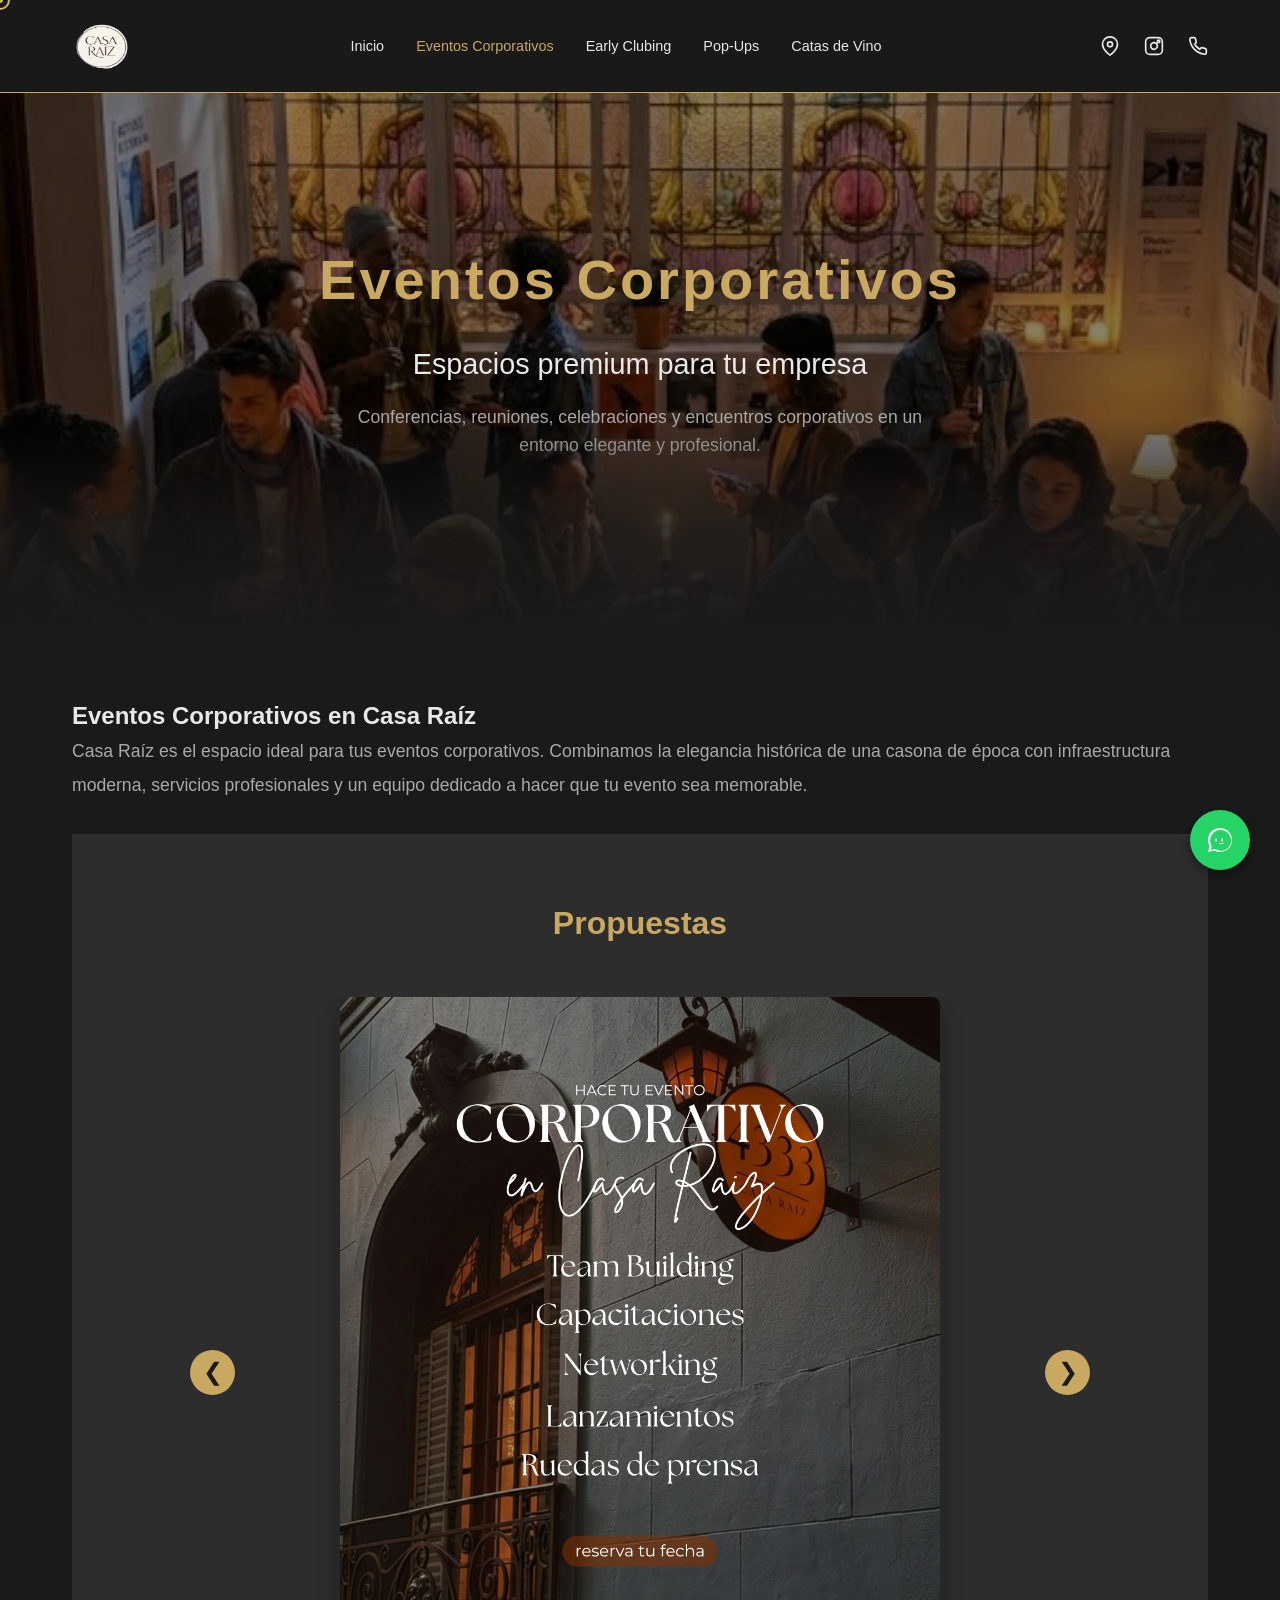
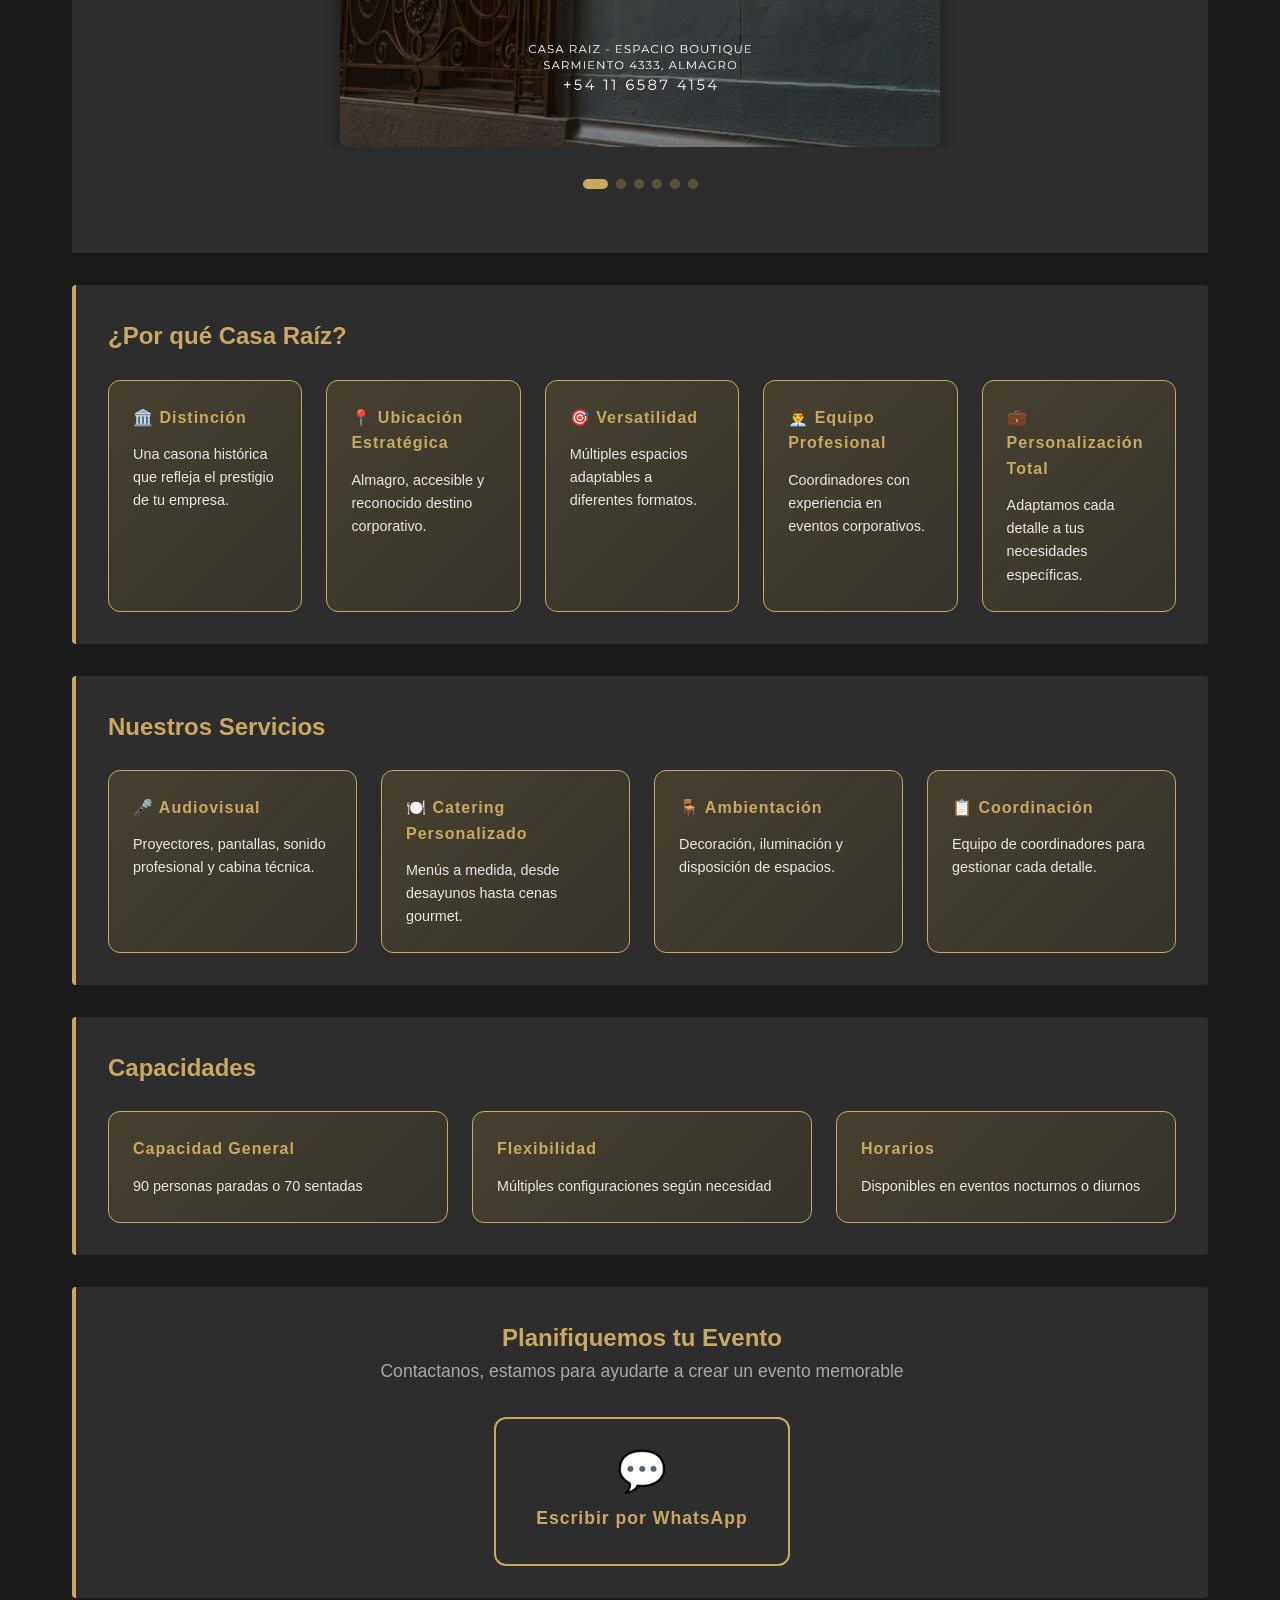
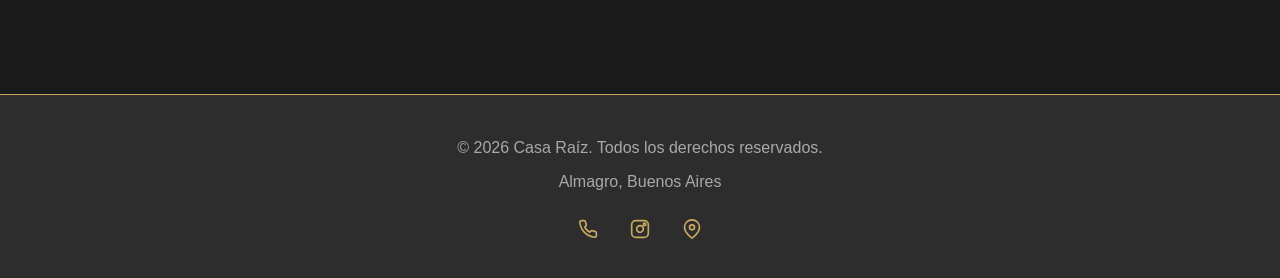
<file: eventos-corporativos.html>
<!DOCTYPE html>
<html lang="es">
<head>
    <meta charset="UTF-8">
    <meta name="viewport" content="width=device-width, initial-scale=1.0">
    <title>Eventos Corporativos | Salones Premium en Almagro, Buenos Aires</title>
    <meta name="description" content="Eventos corporativos en salones premium. Conferencias, reuniones y celebraciones con audiovisual, catering y coordinación profesional en Almagro.">
    <meta name="keywords" content="eventos corporativos, conferencias, salones de eventos, reuniones de negocios, team building, celebraciones corporativas, Almagro, lugares para eventos, after office">
    <meta property="og:title" content="Eventos Corporativos | Casa Raíz Almagro">
    <meta property="og:description" content="Espacios premium para tu empresa. Conferencias, reuniones y celebraciones en un entorno elegante y profesional.">
    <meta property="og:locale" content="es_AR">
    <meta name="twitter:card" content="summary_large_image">
    <meta name="twitter:title" content="Eventos Corporativos | Casa Raíz">
    <meta name="twitter:description" content="Salones premium para conferencias, reuniones y celebraciones corporativas">
    <link rel="canonical" href="https://casaraizespacio.netlify.app/eventos-corporativos.html">
    <link rel="stylesheet" href="styles.css">
    <link rel="icon" type="image/png" href="logo.png">
    <script type="application/ld+json">
    {
      "@context": "https://schema.org",
      "@type": "BreadcrumbList",
      "itemListElement": [
        {
          "@type": "ListItem",
          "position": 1,
          "name": "Inicio",
          "item": "https://casaraizespacio.netlify.app/"
        },
        {
          "@type": "ListItem",
          "position": 2,
          "name": "Eventos Corporativos",
          "item": "https://casaraizespacio.netlify.app/eventos-corporativos.html"
        }
      ]
    }
    </script>
    <script type="application/ld+json">
    {
      "@context": "https://schema.org",
      "@type": "Event",
      "name": "Eventos Corporativos en Casa Raíz",
      "description": "Espacio premium para eventos corporativos, conferencias y celebraciones empresariales",
      "url": "https://casaraizespacio.com.ar/eventos-corporativos.html",
      "image": "https://casaraizespacio.com.ar/gente1.png",
      "startDate": "2026-08-15T08:00:00-03:00",
      "endDate": "2026-08-15T23:00:00-03:00",
      "eventStatus": "https://schema.org/EventScheduled",
      "eventAttendanceMode": "https://schema.org/OfflineEventAttendanceMode",
      "location": {
        "@type": "Place",
        "name": "Casa Raíz",
        "address": {
          "@type": "PostalAddress",
          "streetAddress": "Sarmiento 4333",
          "addressLocality": "Almagro",
          "addressRegion": "Buenos Aires",
          "addressCountry": "AR"
        }
      },
      "organizer": {
        "@type": "Organization",
        "name": "Casa Raíz",
        "url": "https://casaraizespacio.com.ar",
        "telephone": "+541165874154"
      },
      "offers": {
        "@type": "Offer",
        "url": "https://casaraizespacio.com.ar/eventos-corporativos.html",
        "priceCurrency": "ARS",
        "price": "0",
        "validFrom": "2026-08-15T00:00:00-03:00",
        "availability": "https://schema.org/InStock"
      }
    }
    </script>
    <!-- Google Analytics -->
    <script async src="https://www.googletagmanager.com/gtag/js?id=G-732LYXSMC2"></script>
    <script>
      window.dataLayer = window.dataLayer || [];
      function gtag(){dataLayer.push(arguments);}
      gtag('js', new Date());
      gtag('config', 'G-732LYXSMC2');
    </script>
</head>
<body>
    <!-- WhatsApp Button -->
    <a href="https://wa.me/541165874154?text=Hola%2C%20me%20gustaría%20consultar%20sobre%20un%20Evento%20Corporativo%20en%20Casa%20Raíz"
       class="whatsapp-btn" target="_blank" rel="noopener noreferrer" title="Contactar por WhatsApp">
        <svg viewBox="0 0 100 100" fill="white" xmlns="http://www.w3.org/2000/svg">
            <path d="M50 10C27 10 10 27 10 50c0 7 2 14 5 20l-5 20 20-5c6 3 13 5 20 5 23 0 40-17 40-40S73 10 50 10zm0 74c-6 0-12-1-18-4l-13 3 3-13c-3-6-5-12-5-18 0-19 16-35 35-35s35 16 35 35-16 35-35 35z"/>
            <path d="M35 45h5v10h-5zM55 45h5v10h-5zM45 60c3 2 6 3 9 3s6-1 9-3"/>
        </svg>
    </a>

    <!-- Navigation -->
    <nav class="navbar">
        <div class="nav-container">
            <a href="index.html" class="logo" style="display: flex; align-items: center;">
                <img src="logo.png" alt="Casa Raíz" style="height: 60px; width: 60px;">
            </a>
            <button class="hamburger" id="hamburger">
                <span></span>
                <span></span>
                <span></span>
            </button>
            <ul class="nav-menu" id="nav-menu">
                <li><a href="index.html">Inicio</a></li>
                <li><a href="eventos-corporativos.html" class="active">Eventos Corporativos</a></li>
                <li><a href="early-clubing.html">Early Clubing</a></li>
                <li><a href="pop-ups.html">Pop-Ups</a></li>
                <li><a href="catas-vino.html">Catas de Vino</a></li>
            </ul>
            <div class="nav-social">
                <a href="https://maps.app.goo.gl/mYH1LYcpC5ohAeSz7" target="_blank" rel="noopener noreferrer" title="Ubicación en Maps">
                    <svg width="20" height="20" viewBox="0 0 24 24" fill="none" stroke="currentColor" stroke-width="2">
                        <path d="M21 10c0 7-9 13-9 13s-9-6-9-13a9 9 0 0 1 18 0z"></path>
                        <circle cx="12" cy="10" r="3"></circle>
                    </svg>
                </a>
                <a href="https://www.instagram.com/casaraiz.espacio/" target="_blank" rel="noopener noreferrer" title="Instagram">
                    <svg width="20" height="20" viewBox="0 0 24 24" fill="none" stroke="currentColor" stroke-width="2">
                        <rect x="2" y="2" width="20" height="20" rx="5" ry="5"></rect>
                        <path d="M16 11.37A4 4 0 1 1 12.63 8 4 4 0 0 1 16 11.37z"></path>
                        <circle cx="17.5" cy="6.5" r="1.5"></circle>
                    </svg>
                </a>
                <a href="https://wa.me/541165874154?text=Hola%2C%20me%20gustaría%20consultar%20sobre%20Casa%20Raíz" target="_blank" rel="noopener noreferrer" title="WhatsApp">
                    <svg width="20" height="20" viewBox="0 0 24 24" fill="none" stroke="currentColor" stroke-width="2">
                        <path d="M22 16.92v3a2 2 0 0 1-2.18 2 19.79 19.79 0 0 1-8.63-3.07 19.5 19.5 0 0 1-6-6 19.79 19.79 0 0 1-3.07-8.67A2 2 0 0 1 4.11 2h3a2 2 0 0 1 2 1.72 12.84 12.84 0 0 0 .7 2.81 2 2 0 0 1-.45 2.11L8.09 9.91a16 16 0 0 0 6 6l1.27-1.27a2 2 0 0 1 2.11-.45 12.84 12.84 0 0 0 2.81.7A2 2 0 0 1 22 16.92z"></path>
                    </svg>
                </a>
            </div>
        </div>
    </nav>

    <!-- Hero -->
    <section class="hero" style="background: linear-gradient(135deg, rgba(0, 0, 0, 0.4), rgba(0, 0, 0, 0.5)), url('gente1.png'); background-size: cover; background-position: center;">
        <div class="hero-content">
            <h1>Eventos Corporativos</h1>
            <p class="subtitle">Espacios premium para tu empresa</p>
            <p class="description">Conferencias, reuniones, celebraciones y encuentros corporativos en un entorno elegante y profesional.</p>
        </div>
    </section>

    <!-- Service Detail -->
    <section class="service-detail">
        <h2>Eventos Corporativos en Casa Raíz</h2>
        <p>Casa Raíz es el espacio ideal para tus eventos corporativos. Combinamos la elegancia histórica de una casona de época con infraestructura moderna, servicios profesionales y un equipo dedicado a hacer que tu evento sea memorable.</p>

<div class="flyers-slider">
            <h2>Propuestas</h2>
            <div class="slider-container">
                <button class="slider-btn prev" id="prev-btn">❮</button>
                <div class="slider-wrapper">
                    <div class="slider-track">
                        <div class="slider-item">
                            <img src="corpo1.jpeg" alt="Flyer evento corporativo 1" class="flyer-img">
                        </div>
                        <div class="slider-item">
                            <img src="corpo2.jpeg" alt="Flyer evento corporativo 2" class="flyer-img">
                        </div>
                        <div class="slider-item">
                            <img src="corpo3.jpeg" alt="Flyer evento corporativo 3" class="flyer-img">
                        </div>
                        <div class="slider-item">
                            <img src="corpo4.jpeg" alt="Flyer evento corporativo 4" class="flyer-img">
                        </div>
                        <div class="slider-item">
                            <img src="corpo5.jpeg" alt="Flyer evento corporativo 5" class="flyer-img">
                        </div>
                        <div class="slider-item">
                            <img src="corpo6.jpeg" alt="Flyer evento corporativo 6" class="flyer-img">
                        </div>
                    </div>
                </div>
                <button class="slider-btn next" id="next-btn">❯</button>
            </div>
            <div class="slider-dots" id="dots"></div>
        </div>

        <div class="service-highlights">
            <h2 style="margin-top: 0; color: var(--accent);">¿Por qué Casa Raíz?</h2>
            <div class="highlights-grid">
                <div class="highlight-item">
                    <h3>🏛️ Distinción</h3>
                    <p>Una casona histórica que refleja el prestigio de tu empresa.</p>
                </div>
                <div class="highlight-item">
                    <h3>📍 Ubicación Estratégica</h3>
                    <p>Almagro, accesible y reconocido destino corporativo.</p>
                </div>
                <div class="highlight-item">
                    <h3>🎯 Versatilidad</h3>
                    <p>Múltiples espacios adaptables a diferentes formatos.</p>
                </div>
                <div class="highlight-item">
                    <h3>👨‍💼 Equipo Profesional</h3>
                    <p>Coordinadores con experiencia en eventos corporativos.</p>
                </div>
                <div class="highlight-item">
                    <h3>💼 Personalización Total</h3>
                    <p>Adaptamos cada detalle a tus necesidades específicas.</p>
                </div>
            </div>
        </div>

        <div class="service-highlights">
            <h2 style="margin-top: 0; color: var(--accent);">Nuestros Servicios</h2>
            <div class="highlights-grid">
                <div class="highlight-item">
                    <h3>🎤 Audiovisual</h3>
                    <p>Proyectores, pantallas, sonido profesional y cabina técnica.</p>
                </div>
                <div class="highlight-item">
                    <h3>🍽️ Catering Personalizado</h3>
                    <p>Menús a medida, desde desayunos hasta cenas gourmet.</p>
                </div>
                <div class="highlight-item">
                    <h3>🪑 Ambientación</h3>
                    <p>Decoración, iluminación y disposición de espacios.</p>
                </div>
                <div class="highlight-item">
                    <h3>📋 Coordinación</h3>
                    <p>Equipo de coordinadores para gestionar cada detalle.</p>
                </div>
            </div>
        </div>

        <div class="service-highlights">
            <h2 style="margin-top: 0; color: var(--accent);">Capacidades</h2>
            <div class="highlights-grid">
                <div class="highlight-item">
                    <h3>Capacidad General</h3>
                    <p>90 personas paradas o 70 sentadas</p>
                </div>
                <div class="highlight-item">
                    <h3>Flexibilidad</h3>
                    <p>Múltiples configuraciones según necesidad</p>
                </div>
                <div class="highlight-item">
                    <h3>Horarios</h3>
                    <p>Disponibles en eventos nocturnos o diurnos</p>
                </div>
            </div>
        </div>

        <div class="service-highlights" style="text-align: center;">
            <h2 style="margin-top: 0; color: var(--accent);">Planifiquemos tu Evento</h2>
            <p style="color: var(--text-dark); font-size: 1.1rem; margin-bottom: 2rem;">
                Contactanos, estamos para ayudarte a crear un evento memorable
            </p>
            <a href="https://wa.me/541165874154?text=Hola%2C%20me%20gustaría%20consultar%20sobre%20un%20Evento%20Corporativo%20en%20Casa%20Raíz" target="_blank" class="contact-btn" style="display: inline-flex;">
                <span class="icon">💬</span>
                <span class="text">Escribir por WhatsApp</span>
            </a>
        </div>
    </section>

    <!-- Footer -->
    <footer class="footer">
        <p>&copy; 2026 Casa Raíz. Todos los derechos reservados.</p>
        <p>Almagro, Buenos Aires</p>
        <div style="margin-top: 1.5rem; display: flex; justify-content: center; gap: 2rem;">
            <a href="https://wa.me/541165874154?text=Hola%2C%20me%20gustaría%20consultar%20sobre%20Casa%20Raíz" target="_blank" rel="noopener noreferrer" title="WhatsApp">
                <svg width="20" height="20" viewBox="0 0 24 24" fill="none" stroke="var(--accent)" stroke-width="2">
                    <path d="M22 16.92v3a2 2 0 0 1-2.18 2 19.79 19.79 0 0 1-8.63-3.07 19.5 19.5 0 0 1-6-6 19.79 19.79 0 0 1-3.07-8.67A2 2 0 0 1 4.11 2h3a2 2 0 0 1 2 1.72 12.84 12.84 0 0 0 .7 2.81 2 2 0 0 1-.45 2.11L8.09 9.91a16 16 0 0 0 6 6l1.27-1.27a2 2 0 0 1 2.11-.45 12.84 12.84 0 0 0 2.81.7A2 2 0 0 1 22 16.92z"></path>
                </svg>
            </a>
            <a href="https://www.instagram.com/casaraiz.espacio/" target="_blank" rel="noopener noreferrer" title="Instagram">
                <svg width="20" height="20" viewBox="0 0 24 24" fill="none" stroke="var(--accent)" stroke-width="2">
                    <rect x="2" y="2" width="20" height="20" rx="5" ry="5"></rect>
                    <path d="M16 11.37A4 4 0 1 1 12.63 8 4 4 0 0 1 16 11.37z"></path>
                    <circle cx="17.5" cy="6.5" r="1.5"></circle>
                </svg>
            </a>
            <a href="https://maps.app.goo.gl/mYH1LYcpC5ohAeSz7" target="_blank" rel="noopener noreferrer" title="Ubicación">
                <svg width="20" height="20" viewBox="0 0 24 24" fill="none" stroke="var(--accent)" stroke-width="2">
                    <path d="M21 10c0 7-9 13-9 13s-9-6-9-13a9 9 0 0 1 18 0z"></path>
                    <circle cx="12" cy="10" r="3"></circle>
                </svg>
            </a>
        </div>
    </footer>

    <script>
        const cursor = document.createElement('div');
        cursor.className = 'cursor';
        document.body.appendChild(cursor);

        let mouseX = 0, mouseY = 0;
        let cursorX = 0, cursorY = 0;

        document.addEventListener('mousemove', (e) => {
            mouseX = e.clientX;
            mouseY = e.clientY;
        });

        function animateCursor() {
            cursorX += (mouseX - cursorX) * 0.2;
            cursorY += (mouseY - cursorY) * 0.2;
            cursor.style.left = cursorX - 10 + 'px';
            cursor.style.top = cursorY - 10 + 'px';
            requestAnimationFrame(animateCursor);
        }

        animateCursor();

        document.addEventListener('mouseenter', () => {
            cursor.style.opacity = '1';
        });

        document.addEventListener('mouseleave', () => {
            cursor.style.opacity = '0';
        });

        const hamburger = document.getElementById('hamburger');
        const navMenu = document.getElementById('nav-menu');

        hamburger.addEventListener('click', () => {
            hamburger.classList.toggle('active');
            navMenu.classList.toggle('active');
        });

        const navLinks = navMenu.querySelectorAll('a');
        navLinks.forEach(link => {
            link.addEventListener('click', () => {
                hamburger.classList.remove('active');
                navMenu.classList.remove('active');
            });
        });

        // Flyers Slider
        const sliderTrack = document.querySelector('.slider-track');
        const sliderItems = document.querySelectorAll('.slider-item');
        const prevBtn = document.getElementById('prev-btn');
        const nextBtn = document.getElementById('next-btn');
        const dotsContainer = document.getElementById('dots');

        let currentIndex = 0;
        const totalItems = sliderItems.length;

        function createDots() {
            for (let i = 0; i < totalItems; i++) {
                const dot = document.createElement('div');
                dot.classList.add('dot');
                if (i === 0) dot.classList.add('active');
                dot.addEventListener('click', () => goToSlide(i));
                dotsContainer.appendChild(dot);
            }
        }

        function updateSlider() {
            const sliderWrapper = document.querySelector('.slider-wrapper');
            const gapValue = parseFloat(getComputedStyle(sliderTrack).gap) || 0;
            const wrapperWidth = sliderWrapper.clientWidth;
            const itemWidth = wrapperWidth + gapValue;
            const offset = -currentIndex * itemWidth;
            sliderTrack.style.transform = `translateX(${offset}px)`;

            document.querySelectorAll('.dot').forEach((dot, i) => {
                dot.classList.toggle('active', i === currentIndex);
            });
        }

        function goToSlide(index) {
            currentIndex = index;
            updateSlider();
        }

        function nextSlide() {
            currentIndex = (currentIndex + 1) % totalItems;
            updateSlider();
        }

        function prevSlide() {
            currentIndex = (currentIndex - 1 + totalItems) % totalItems;
            updateSlider();
        }

        prevBtn.addEventListener('click', prevSlide);
        nextBtn.addEventListener('click', nextSlide);

        createDots();
    </script>
</body>
</html>
</file>
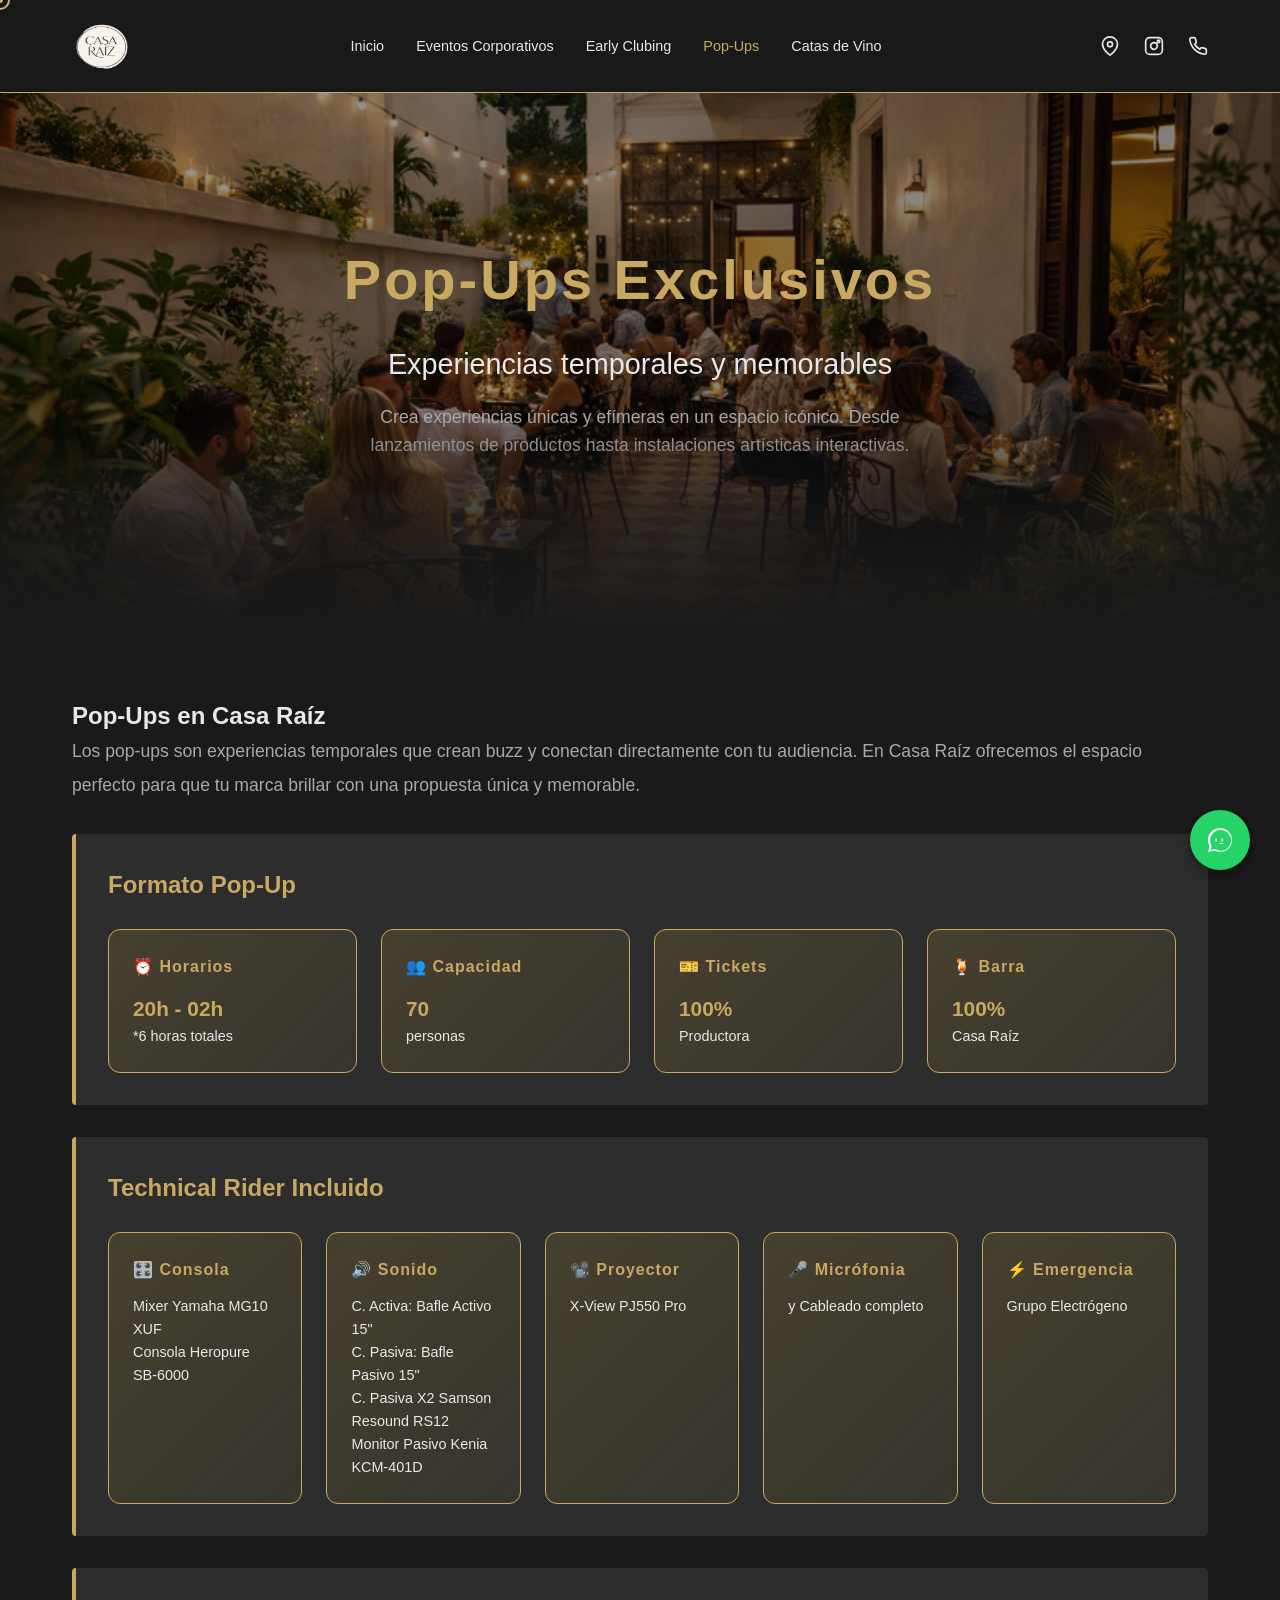
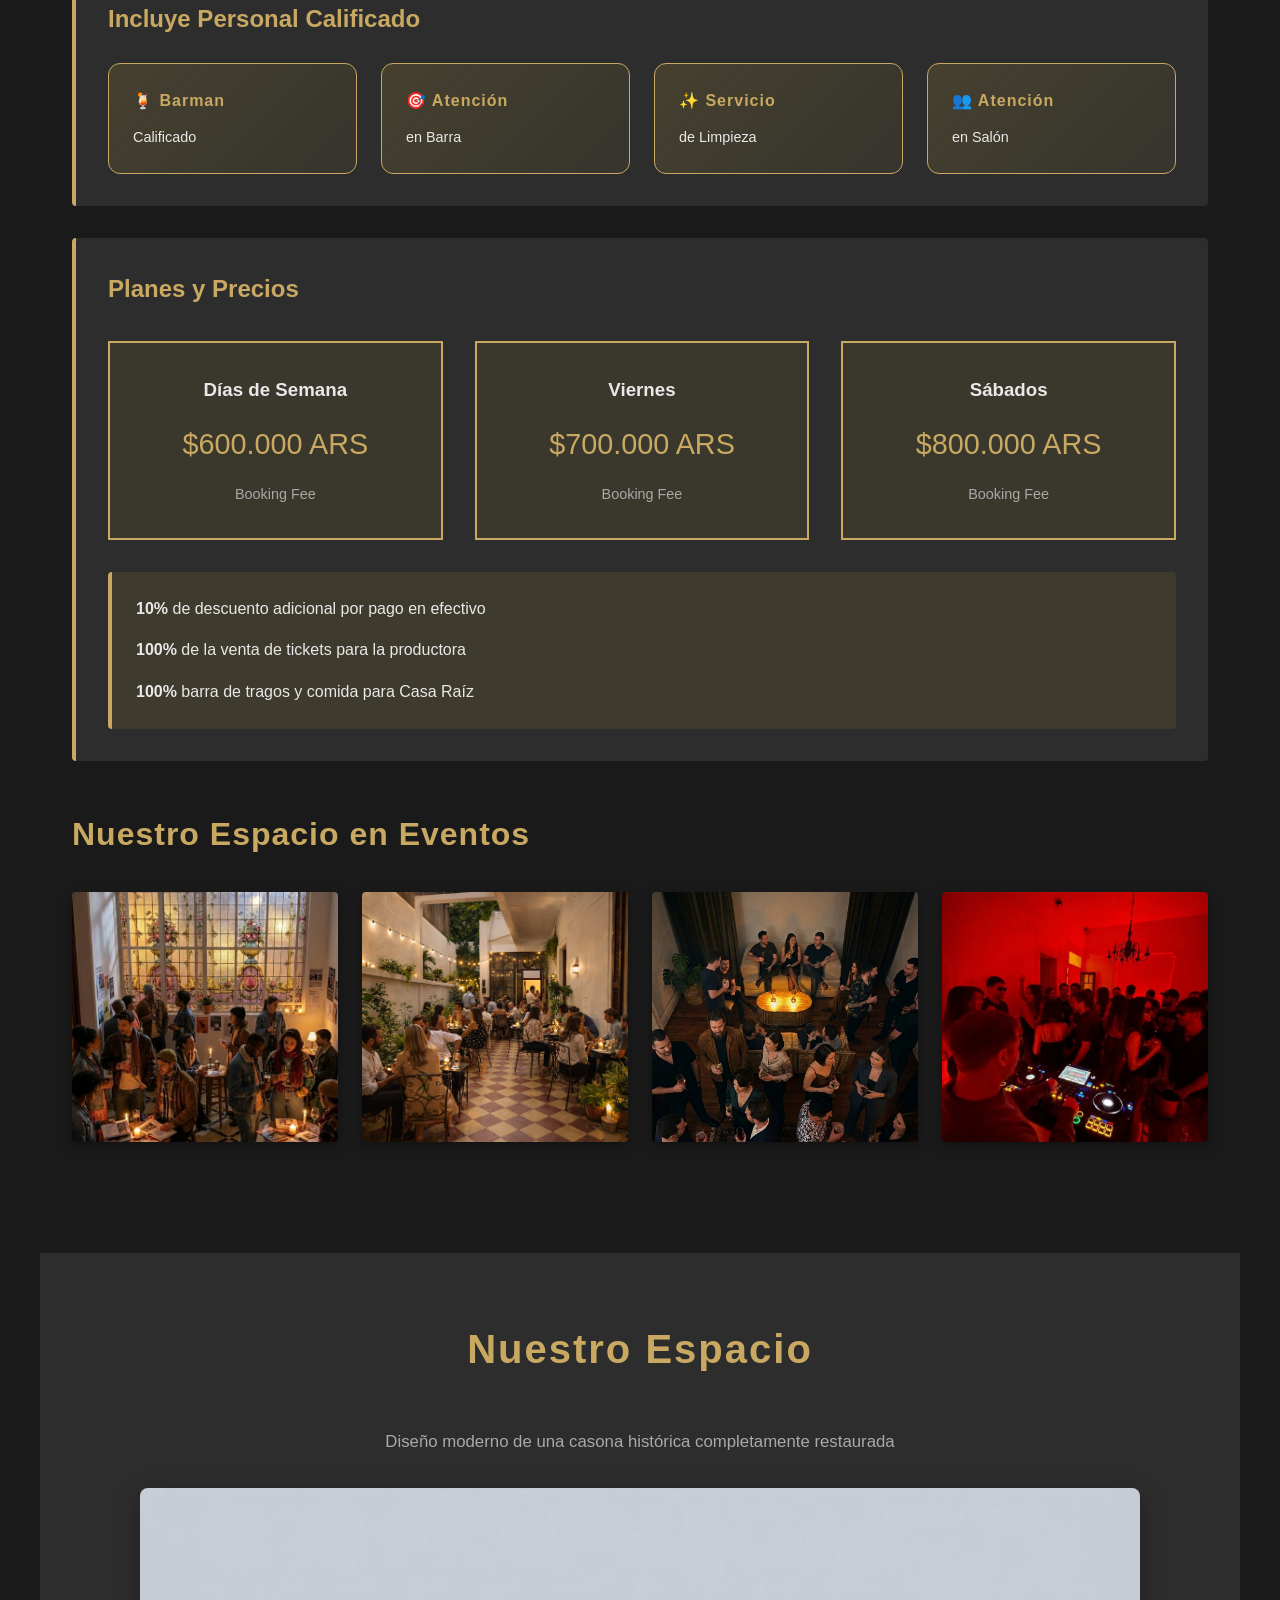
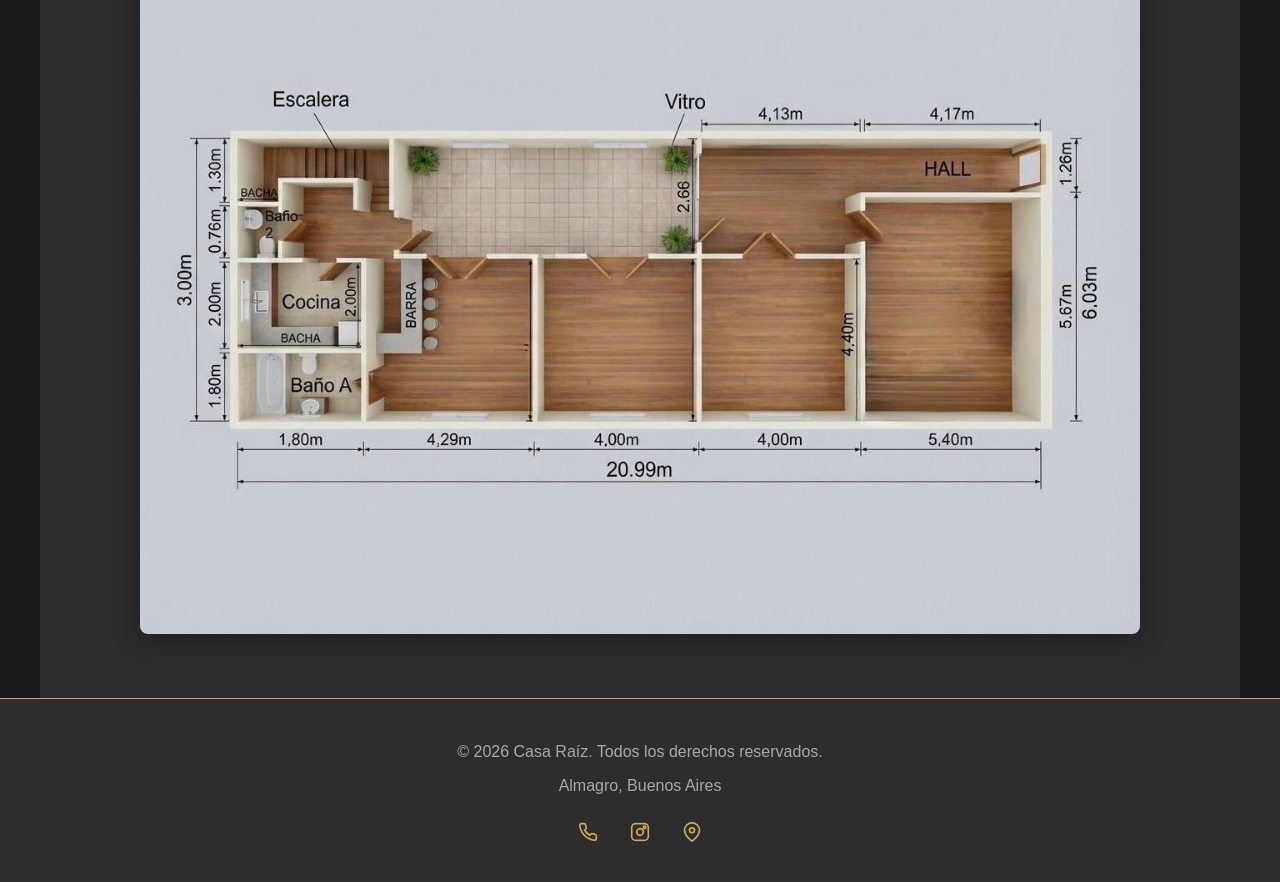
<file: pop-ups.html>
<!DOCTYPE html>
<html lang="es">
<head>
    <meta charset="UTF-8">
    <meta name="viewport" content="width=device-width, initial-scale=1.0">
    <title>Pop-Ups Exclusivos | Casa Raíz en Almagro</title>
    <meta name="description" content="Organiza pop-ups exclusivos en Casa Raíz. Experiencias temporales memorables para lanzamientos, instalaciones artísticas e ideas innovadoras en Almagro, Buenos Aires.">
    <meta name="keywords" content="pop-ups, experiencias temporales, lanzamientos de productos, instalaciones artísticas, eventos temporales, Almagro">
    <meta property="og:title" content="Pop-Ups Exclusivos | Casa Raíz">
    <meta property="og:description" content="Crea experiencias únicas y efímeras en Casa Raíz. Pop-ups para hasta 70 personas.">
    <meta property="og:image" content="https://casaraizespacio.netlify.app/popups.png">
    <meta property="og:locale" content="es_AR">
    <meta name="twitter:card" content="summary_large_image">
    <meta name="twitter:title" content="Pop-Ups Exclusivos | Casa Raíz">
    <meta name="twitter:description" content="Experiencias temporales y exclusivas para conectar con tu audiencia">
    <link rel="canonical" href="https://casaraizespacio.netlify.app/pop-ups.html">
    <link rel="stylesheet" href="styles.css">
    <link rel="icon" type="image/png" href="logo.png">
    <script type="application/ld+json">
    {
      "@context": "https://schema.org",
      "@type": "BreadcrumbList",
      "itemListElement": [
        {
          "@type": "ListItem",
          "position": 1,
          "name": "Inicio",
          "item": "https://casaraizespacio.netlify.app/"
        },
        {
          "@type": "ListItem",
          "position": 2,
          "name": "Pop-Ups",
          "item": "https://casaraizespacio.netlify.app/pop-ups.html"
        }
      ]
    }
    </script>
    <script type="application/ld+json">
    {
      "@context": "https://schema.org",
      "@type": "Event",
      "name": "Pop-Ups en Casa Raíz",
      "description": "Experiencias temporales y exclusivas en un espacio icónico",
      "url": "https://casaraizespacio.com.ar/pop-ups.html",
      "image": "https://casaraizespacio.com.ar/gente2.png",
      "startDate": "2026-08-10T19:00:00-03:00",
      "endDate": "2026-08-10T02:00:00-03:00",
      "eventStatus": "https://schema.org/EventScheduled",
      "eventAttendanceMode": "https://schema.org/OfflineEventAttendanceMode",
      "location": {
        "@type": "Place",
        "name": "Casa Raíz",
        "address": {
          "@type": "PostalAddress",
          "streetAddress": "Sarmiento 4333",
          "addressLocality": "Almagro",
          "addressCountry": "AR"
        }
      },
      "organizer": {
        "@type": "Organization",
        "name": "Casa Raíz",
        "url": "https://casaraizespacio.com.ar",
        "telephone": "+541165874154"
      },
      "offers": {
        "@type": "Offer",
        "url": "https://casaraizespacio.com.ar/pop-ups.html",
        "priceCurrency": "ARS",
        "price": "0",
        "validFrom": "2026-08-10T00:00:00-03:00",
        "availability": "https://schema.org/InStock"
      }
    }
    </script>
    <style>
        .contact-info {
            background: var(--secondary);
            padding: 3rem 2rem;
            border-bottom: 1px solid var(--accent);
        }
        .contact-grid {
            max-width: 1200px;
            margin: 0 auto;
            display: grid;
            grid-template-columns: repeat(auto-fit, minmax(250px, 1fr));
            gap: 2rem;
            text-align: center;
        }
        .contact-item h3 {
            color: var(--accent);
            margin-bottom: 0.5rem;
            font-size: 0.9rem;
            letter-spacing: 2px;
        }
        .contact-item p {
            color: var(--text);
            font-size: 1.1rem;
            margin-bottom: 0.3rem;
        }
        .contact-item a {
            color: var(--accent);
            text-decoration: none;
        }
        .contact-item a:hover {
            text-decoration: underline;
        }
        .plans-pricing {
            display: grid;
            grid-template-columns: repeat(auto-fit, minmax(280px, 1fr));
            gap: 2rem;
            margin-top: 2rem;
        }
        .plan-card {
            border: 2px solid var(--accent);
            padding: 2rem;
            text-align: center;
            background: rgba(212, 175, 55, 0.08);
        }
        .plan-card .price {
            font-size: 1.8rem;
            color: var(--accent);
            margin: 1rem 0;
            font-weight: 300;
        }
        .plan-card .detail {
            color: var(--text-dark);
            font-size: 0.9rem;
            margin-top: 1rem;
        }
    </style>
    <!-- Google Analytics -->
    <script async src="https://www.googletagmanager.com/gtag/js?id=G-732LYXSMC2"></script>
    <script>
      window.dataLayer = window.dataLayer || [];
      function gtag(){dataLayer.push(arguments);}
      gtag('js', new Date());
      gtag('config', 'G-732LYXSMC2');
    </script>
</head>
<body>
    <!-- WhatsApp Button -->
    <a href="https://wa.me/541165874154?text=Hola%2C%20me%20gustaría%20consultar%20sobre%20Pop-Ups%20en%20Casa%20Raíz"
       class="whatsapp-btn" target="_blank" rel="noopener noreferrer" title="Contactar por WhatsApp">
        <svg viewBox="0 0 100 100" fill="white" xmlns="http://www.w3.org/2000/svg">
            <path d="M50 10C27 10 10 27 10 50c0 7 2 14 5 20l-5 20 20-5c6 3 13 5 20 5 23 0 40-17 40-40S73 10 50 10zm0 74c-6 0-12-1-18-4l-13 3 3-13c-3-6-5-12-5-18 0-19 16-35 35-35s35 16 35 35-16 35-35 35z"/>
            <path d="M35 45h5v10h-5zM55 45h5v10h-5zM45 60c3 2 6 3 9 3s6-1 9-3"/>
        </svg>
    </a>

    <!-- Navigation -->
    <nav class="navbar">
        <div class="nav-container">
            <a href="index.html" class="logo" style="display: flex; align-items: center;">
                <img src="logo.png" alt="Casa Raíz" style="height: 60px; width: 60px;">
            </a>
            <button class="hamburger" id="hamburger">
                <span></span>
                <span></span>
                <span></span>
            </button>
            <ul class="nav-menu" id="nav-menu">
                <li><a href="index.html">Inicio</a></li>
                <li><a href="eventos-corporativos.html">Eventos Corporativos</a></li>
                <li><a href="early-clubing.html">Early Clubing</a></li>
                <li><a href="pop-ups.html" class="active">Pop-Ups</a></li>
                <li><a href="catas-vino.html">Catas de Vino</a></li>
            </ul>
            <div class="nav-social">
                <a href="https://maps.app.goo.gl/mYH1LYcpC5ohAeSz7" target="_blank" rel="noopener noreferrer" title="Ubicación en Maps">
                    <svg width="20" height="20" viewBox="0 0 24 24" fill="none" stroke="currentColor" stroke-width="2">
                        <path d="M21 10c0 7-9 13-9 13s-9-6-9-13a9 9 0 0 1 18 0z"></path>
                        <circle cx="12" cy="10" r="3"></circle>
                    </svg>
                </a>
                <a href="https://www.instagram.com/casaraiz.espacio/" target="_blank" rel="noopener noreferrer" title="Instagram">
                    <svg width="20" height="20" viewBox="0 0 24 24" fill="none" stroke="currentColor" stroke-width="2">
                        <rect x="2" y="2" width="20" height="20" rx="5" ry="5"></rect>
                        <path d="M16 11.37A4 4 0 1 1 12.63 8 4 4 0 0 1 16 11.37z"></path>
                        <circle cx="17.5" cy="6.5" r="1.5"></circle>
                    </svg>
                </a>
                <a href="https://wa.me/541165874154?text=Hola%2C%20me%20gustaría%20consultar%20sobre%20Casa%20Raíz" target="_blank" rel="noopener noreferrer" title="WhatsApp">
                    <svg width="20" height="20" viewBox="0 0 24 24" fill="none" stroke="currentColor" stroke-width="2">
                        <path d="M22 16.92v3a2 2 0 0 1-2.18 2 19.79 19.79 0 0 1-8.63-3.07 19.5 19.5 0 0 1-6-6 19.79 19.79 0 0 1-3.07-8.67A2 2 0 0 1 4.11 2h3a2 2 0 0 1 2 1.72 12.84 12.84 0 0 0 .7 2.81 2 2 0 0 1-.45 2.11L8.09 9.91a16 16 0 0 0 6 6l1.27-1.27a2 2 0 0 1 2.11-.45 12.84 12.84 0 0 0 2.81.7A2 2 0 0 1 22 16.92z"></path>
                    </svg>
                </a>
            </div>
        </div>
    </nav>

    <!-- Hero -->
    <section class="hero" style="background: linear-gradient(135deg, rgba(0, 0, 0, 0.4), rgba(0, 0, 0, 0.5)), url('gente2.png'); background-size: cover; background-position: center;">
        <div class="hero-content">
            <h1>Pop-Ups Exclusivos</h1>
            <p class="subtitle">Experiencias temporales y memorables</p>
            <p class="description">Crea experiencias únicas y efímeras en un espacio icónico. Desde lanzamientos de productos hasta instalaciones artísticas interactivas.</p>
        </div>
    </section>

    <!-- Service Detail -->
    <section class="service-detail">
        <h2>Pop-Ups en Casa Raíz</h2>
        <p>Los pop-ups son experiencias temporales que crean buzz y conectan directamente con tu audiencia. En Casa Raíz ofrecemos el espacio perfecto para que tu marca brillar con una propuesta única y memorable.</p>

        <!-- Formato -->
        <div class="service-highlights">
            <h2 style="margin-top: 0; color: var(--accent);">Formato Pop-Up</h2>
            <div class="highlights-grid">
                <div class="highlight-item">
                    <h3>⏰ Horarios</h3>
                    <p><strong style="font-size: 1.3rem; color: var(--accent);">20h - 02h</strong><br/>*6 horas totales</p>
                </div>
                <div class="highlight-item">
                    <h3>👥 Capacidad</h3>
                    <p><strong style="font-size: 1.3rem; color: var(--accent);">70</strong><br/>personas</p>
                </div>
                <div class="highlight-item">
                    <h3>🎫 Tickets</h3>
                    <p><strong style="font-size: 1.3rem; color: var(--accent);">100%</strong><br/>Productora</p>
                </div>
                <div class="highlight-item">
                    <h3>🍹 Barra</h3>
                    <p><strong style="font-size: 1.3rem; color: var(--accent);">100%</strong><br/>Casa Raíz</p>
                </div>
            </div>
        </div>

        <!-- Technical Rider -->
        <div class="service-highlights">
            <h2 style="margin-top: 0; color: var(--accent);">Technical Rider Incluido</h2>
            <div class="highlights-grid">
                <div class="highlight-item">
                    <h3>🎛️ Consola</h3>
                    <p>Mixer Yamaha MG10 XUF<br/>Consola Heropure SB-6000</p>
                </div>
                <div class="highlight-item">
                    <h3>🔊 Sonido</h3>
                    <p>C. Activa: Bafle Activo 15"<br/>C. Pasiva: Bafle Pasivo 15"<br/>C. Pasiva X2 Samson Resound RS12<br/>Monitor Pasivo Kenia KCM-401D</p>
                </div>
                <div class="highlight-item">
                    <h3>📽️ Proyector</h3>
                    <p>X-View PJ550 Pro</p>
                </div>
                <div class="highlight-item">
                    <h3>🎤 Micrófonia</h3>
                    <p>y Cableado completo</p>
                </div>
                <div class="highlight-item">
                    <h3>⚡ Emergencia</h3>
                    <p>Grupo Electrógeno</p>
                </div>
            </div>
        </div>

        <!-- Personal Incluido -->
        <div class="service-highlights">
            <h2 style="margin-top: 0; color: var(--accent);">Incluye Personal Calificado</h2>
            <div class="highlights-grid">
                <div class="highlight-item">
                    <h3>🍹 Barman</h3>
                    <p>Calificado</p>
                </div>
                <div class="highlight-item">
                    <h3>🎯 Atención</h3>
                    <p>en Barra</p>
                </div>
                <div class="highlight-item">
                    <h3>✨ Servicio</h3>
                    <p>de Limpieza</p>
                </div>
                <div class="highlight-item">
                    <h3>👥 Atención</h3>
                    <p>en Salón</p>
                </div>
            </div>
        </div>

        <!-- Planes y Precios -->
        <div class="service-highlights">
            <h2 style="margin-top: 0; color: var(--accent);">Planes y Precios</h2>
            <div class="plans-pricing">
                <div class="plan-card">
                    <h3>Días de Semana</h3>
                    <div class="price">$600.000 ARS</div>
                    <div class="detail">Booking Fee</div>
                </div>
                <div class="plan-card">
                    <h3>Viernes</h3>
                    <div class="price">$700.000 ARS</div>
                    <div class="detail">Booking Fee</div>
                </div>
                <div class="plan-card">
                    <h3>Sábados</h3>
                    <div class="price">$800.000 ARS</div>
                    <div class="detail">Booking Fee</div>
                </div>
            </div>
            <div style="margin-top: 2rem; padding: 1.5rem; background: rgba(212, 175, 55, 0.1); border-left: 4px solid var(--accent); border-radius: 4px;">
                <p style="color: var(--text); margin-bottom: 1rem;">
                    <strong>10%</strong> de descuento adicional por pago en efectivo
                </p>
                <p style="color: var(--text); margin-bottom: 1rem;">
                    <strong>100%</strong> de la venta de tickets para la productora
                </p>
                <p style="color: var(--text);">
                    <strong>100%</strong> barra de tragos y comida para Casa Raíz
                </p>
            </div>
        </div>

        <!-- Galería de Eventos -->
        <div class="gallery">
            <h2>Nuestro Espacio en Eventos</h2>
            <div class="gallery-grid">
                <div class="gallery-item" style="background-image: url('gente1.png'); background-size: cover; background-position: center;" aria-label="Evento pop-up con gente disfrutando en Casa Raíz"></div>
                <div class="gallery-item" style="background-image: url('gente2.png'); background-size: cover; background-position: center;" aria-label="Público en pop-up exclusivo en Almagro"></div>
                <div class="gallery-item" style="background-image: url('gente3.png'); background-size: cover; background-position: center;" aria-label="Experiencia pop-up en Casa Raíz"></div>
                <div class="gallery-item" style="background-image: url('clubing.png'); background-size: cover; background-position: center;" aria-label="Espacio de clubing en Casa Raíz Almagro"></div>
            </div>
        </div>

    </section>

    <!-- Plano Section -->
    <section class="services-overview" style="padding-top: 4rem; padding-bottom: 4rem; background: var(--secondary);">
        <h2>Nuestro Espacio</h2>
        <p style="text-align: center; color: var(--text-dark); margin-bottom: 2rem; font-size: 1.05rem;">
            Diseño moderno de una casona histórica completamente restaurada
        </p>
        <img src="plano.jpg" alt="Plano de Casa Raíz" style="width: 100%; max-width: 1000px; margin: 0 auto; display: block; border-radius: 8px; box-shadow: 0 8px 25px rgba(0,0,0,0.3);">
    </section>

    <!-- Footer -->
    <footer class="footer">
        <p>&copy; 2026 Casa Raíz. Todos los derechos reservados.</p>
        <p>Almagro, Buenos Aires</p>
        <div style="margin-top: 1.5rem; display: flex; justify-content: center; gap: 2rem;">
            <a href="https://wa.me/541165874154?text=Hola%2C%20me%20gustaría%20consultar%20sobre%20Casa%20Raíz" target="_blank" rel="noopener noreferrer" title="WhatsApp">
                <svg width="20" height="20" viewBox="0 0 24 24" fill="none" stroke="var(--accent)" stroke-width="2">
                    <path d="M22 16.92v3a2 2 0 0 1-2.18 2 19.79 19.79 0 0 1-8.63-3.07 19.5 19.5 0 0 1-6-6 19.79 19.79 0 0 1-3.07-8.67A2 2 0 0 1 4.11 2h3a2 2 0 0 1 2 1.72 12.84 12.84 0 0 0 .7 2.81 2 2 0 0 1-.45 2.11L8.09 9.91a16 16 0 0 0 6 6l1.27-1.27a2 2 0 0 1 2.11-.45 12.84 12.84 0 0 0 2.81.7A2 2 0 0 1 22 16.92z"></path>
                </svg>
            </a>
            <a href="https://www.instagram.com/casaraiz.espacio/" target="_blank" rel="noopener noreferrer" title="Instagram">
                <svg width="20" height="20" viewBox="0 0 24 24" fill="none" stroke="var(--accent)" stroke-width="2">
                    <rect x="2" y="2" width="20" height="20" rx="5" ry="5"></rect>
                    <path d="M16 11.37A4 4 0 1 1 12.63 8 4 4 0 0 1 16 11.37z"></path>
                    <circle cx="17.5" cy="6.5" r="1.5"></circle>
                </svg>
            </a>
            <a href="https://maps.app.goo.gl/mYH1LYcpC5ohAeSz7" target="_blank" rel="noopener noreferrer" title="Ubicación">
                <svg width="20" height="20" viewBox="0 0 24 24" fill="none" stroke="var(--accent)" stroke-width="2">
                    <path d="M21 10c0 7-9 13-9 13s-9-6-9-13a9 9 0 0 1 18 0z"></path>
                    <circle cx="12" cy="10" r="3"></circle>
                </svg>
            </a>
        </div>
    </footer>

    <script>
        const cursor = document.createElement('div');
        cursor.className = 'cursor';
        document.body.appendChild(cursor);

        let mouseX = 0, mouseY = 0;
        let cursorX = 0, cursorY = 0;

        document.addEventListener('mousemove', (e) => {
            mouseX = e.clientX;
            mouseY = e.clientY;
        });

        function animateCursor() {
            cursorX += (mouseX - cursorX) * 0.2;
            cursorY += (mouseY - cursorY) * 0.2;
            cursor.style.left = cursorX - 10 + 'px';
            cursor.style.top = cursorY - 10 + 'px';
            requestAnimationFrame(animateCursor);
        }

        animateCursor();

        document.addEventListener('mouseenter', () => {
            cursor.style.opacity = '1';
        });

        document.addEventListener('mouseleave', () => {
            cursor.style.opacity = '0';
        });

        const hamburger = document.getElementById('hamburger');
        const navMenu = document.getElementById('nav-menu');

        hamburger.addEventListener('click', () => {
            hamburger.classList.toggle('active');
            navMenu.classList.toggle('active');
        });

        const navLinks = navMenu.querySelectorAll('a');
        navLinks.forEach(link => {
            link.addEventListener('click', () => {
                hamburger.classList.remove('active');
                navMenu.classList.remove('active');
            });
        });
    </script>
</body>
</html>
</file>
<file: styles.css>
* {
    margin: 0;
    padding: 0;
    box-sizing: border-box;
}

:root {
    --primary: #1a1a1a;
    --secondary: #2d2d2d;
    --accent: #c9a961;
    --text: #e8e8e8;
    --text-dark: #a9a9a9;
    --white: #ffffff;
}

html {
    scroll-behavior: smooth;
    cursor: none;
}

body {
    font-family: 'Trebuchet MS', 'Lucida Grande', 'Lucida Sans Unicode', 'Lucida Sans', sans-serif;
    background-color: var(--primary);
    color: var(--text);
    line-height: 1.6;
}

/* Cursor effect */
.cursor {
    position: fixed;
    width: 20px;
    height: 20px;
    border: 2px solid var(--accent);
    border-radius: 50%;
    pointer-events: none;
    z-index: 9999;
    transition: all 0.1s ease-out;
    mix-blend-mode: screen;
}

.cursor::before {
    content: '';
    position: absolute;
    width: 6px;
    height: 6px;
    background: var(--accent);
    border-radius: 50%;
    top: 50%;
    left: 50%;
    transform: translate(-50%, -50%);
}

/* Show pointer on clickable elements */
a, button, input[type="submit"], .cta-button, .form-submit, .contact-btn {
    cursor: pointer;
}

/* WhatsApp Button */
.whatsapp-btn {
    position: fixed;
    bottom: 30px;
    right: 30px;
    width: 60px;
    height: 60px;
    background-color: #25d366;
    border-radius: 50%;
    display: flex;
    align-items: center;
    justify-content: center;
    z-index: 1000;
    box-shadow: 0 4px 12px rgba(0, 0, 0, 0.4);
    transition: all 0.3s ease;
}

.whatsapp-btn:hover {
    transform: scale(1.1);
    box-shadow: 0 6px 16px rgba(37, 211, 102, 0.4);
}

.whatsapp-btn svg {
    width: 30px;
    height: 30px;
}

/* Navigation */
.navbar {
    background: rgba(26, 26, 26, 0.95);
    backdrop-filter: blur(10px);
    position: sticky;
    top: 0;
    z-index: 999;
    border-bottom: 1px solid var(--accent);
}

.nav-container {
    max-width: 1200px;
    margin: 0 auto;
    padding: 1rem 2rem;
    display: flex;
    justify-content: space-between;
    align-items: center;
    gap: 2rem;
}

.logo h1 {
    font-size: 1.5rem;
    color: var(--accent);
    letter-spacing: 2px;
}

.nav-menu {
    display: flex;
    list-style: none;
    gap: 2rem;
}

.nav-menu a {
    color: var(--text);
    text-decoration: none;
    transition: color 0.3s ease;
    font-size: 0.9rem;
}

.nav-menu a:hover,
.nav-menu a.active {
    color: var(--accent);
}

.nav-social {
    display: flex;
    gap: 1.5rem;
    align-items: center;
}

.nav-social a {
    color: var(--text);
    transition: color 0.3s ease;
    display: flex;
    align-items: center;
    justify-content: center;
}

.nav-social a:hover {
    color: var(--accent);
}

/* Hero Section */
.hero {
    min-height: 60vh;
    display: flex;
    align-items: center;
    justify-content: center;
    background:
        radial-gradient(ellipse at 50% 0%, rgba(45, 45, 45, 0.5) 0%, rgba(26, 26, 26, 0.7) 40%, rgba(26, 26, 26, 0.95) 100%),
        linear-gradient(to bottom, rgba(212, 175, 55, 0.15) 0%, transparent 30%, transparent 70%, rgba(26, 26, 26, 0.8) 100%),
        url('foto3.png');
    background-size: cover;
    background-position: center;
    background-attachment: fixed;
    text-align: center;
    padding: 2rem;
    position: relative;
}

.hero::after {
    content: '';
    position: absolute;
    bottom: 0;
    left: 0;
    right: 0;
    height: 40%;
    background: linear-gradient(to bottom, transparent 0%, rgba(26, 26, 26, 0.7) 50%, rgba(26, 26, 26, 1) 100%);
    pointer-events: none;
}

.hero-content h1 {
    font-size: 3.5rem;
    color: var(--accent);
    margin-bottom: 1rem;
    letter-spacing: 3px;
}

.subtitle {
    font-size: 1.8rem;
    color: var(--text);
    margin-bottom: 1rem;
}

.description {
    font-size: 1.1rem;
    color: var(--text-dark);
    max-width: 600px;
    margin: 0 auto 2rem;
}

.cta-button {
    display: inline-block;
    padding: 1rem 2.5rem;
    background-color: var(--accent);
    color: var(--primary);
    text-decoration: none;
    font-weight: 600;
    letter-spacing: 1px;
    transition: all 0.3s ease;
    border-radius: 4px;
}

.cta-button:hover {
    background-color: #dbb76f;
    transform: translateY(-2px);
    box-shadow: 0 6px 20px rgba(201, 169, 97, 0.3);
}

/* Services Overview */
.services-overview {
    padding: 4rem 2rem;
    max-width: 1200px;
    margin: 0 auto;
    margin-top: -1px;
}

.services-overview h2 {
    font-size: 2.5rem;
    text-align: center;
    margin-bottom: 3rem;
    color: var(--accent);
    letter-spacing: 2px;
}

.services-grid {
    display: grid;
    grid-template-columns: repeat(auto-fit, minmax(250px, 1fr));
    gap: 2rem;
}

.service-card {
    background: var(--secondary);
    border: 1px solid var(--accent);
    border-radius: 4px;
    overflow: hidden;
    transition: all 0.3s ease;
    display: block;
    text-decoration: none;
    color: inherit;
    cursor: pointer;
}

.service-card:hover {
    transform: translateY(-10px);
    box-shadow: 0 10px 30px rgba(201, 169, 97, 0.2);
}

.service-card:hover .service-link {
    color: #dbb76f;
}

.service-image {
    width: 100%;
    height: 200px;
    background: var(--secondary);
}

.service-card h3 {
    padding: 2rem 1.5rem 1rem;
    font-size: 1.4rem;
    color: var(--accent);
    letter-spacing: 1px;
}

.service-card p {
    padding: 0 1.5rem 1.5rem;
    color: var(--text-dark);
    line-height: 1.8;
}

.service-link {
    display: block;
    padding: 0 1.5rem 1.5rem;
    color: var(--accent);
    text-decoration: none;
    transition: color 0.3s ease;
    font-weight: 600;
}

.service-link:hover {
    color: #dbb76f;
}

/* About Section */
.about {
    background: var(--secondary);
    padding: 4rem 2rem;
    border-top: none;
    position: relative;
    margin-top: -1px;
}

.about-content {
    max-width: 1200px;
    margin: 0 auto;
}

.about h2 {
    font-size: 2.5rem;
    margin-bottom: 2rem;
    color: var(--accent);
    letter-spacing: 2px;
}

.about-content > p {
    font-size: 1.1rem;
    color: var(--text-dark);
    margin-bottom: 2.5rem;
    line-height: 1.9;
}

.about-details {
    display: grid;
    grid-template-columns: repeat(auto-fit, minmax(200px, 1fr));
    gap: 2rem;
    margin-top: 2rem;
}

.detail h4 {
    color: var(--accent);
    margin-bottom: 0.5rem;
    letter-spacing: 1px;
}

.detail p {
    color: var(--text-dark);
}

/* Contact Section */
.contact {
    padding: 4rem 2rem;
    text-align: center;
    max-width: 1200px;
    margin: 0 auto;
    margin-top: -1px;
}

.contact h2 {
    font-size: 2.5rem;
    margin-bottom: 1rem;
    color: var(--accent);
    letter-spacing: 2px;
}

.contact > p {
    font-size: 1.1rem;
    color: var(--text-dark);
    margin-bottom: 2rem;
}

.contact-methods {
    display: flex;
    gap: 2rem;
    justify-content: center;
    flex-wrap: wrap;
    margin-top: 3rem;
}

.contact-btn {
    display: flex;
    flex-direction: column;
    align-items: center;
    gap: 0.8rem;
    padding: 2rem 2.5rem;
    border: 2px solid var(--accent);
    border-radius: 12px;
    text-decoration: none;
    font-weight: 600;
    letter-spacing: 1px;
    transition: all 0.3s ease;
    background: transparent;
    color: var(--accent);
    min-width: 180px;
}

.contact-btn .icon {
    font-size: 2.5rem;
    line-height: 1;
}

.contact-btn .text {
    font-size: 1.1rem;
}

.contact-btn:hover {
    background-color: var(--accent);
    color: var(--primary);
    transform: translateY(-5px);
    box-shadow: 0 12px 30px rgba(201, 169, 97, 0.4);
}

/* Footer */
.footer {
    background: var(--secondary);
    padding: 2rem;
    text-align: center;
    border-top: 1px solid var(--accent);
    color: var(--text-dark);
}

.footer p {
    margin: 0.5rem 0;
}

/* Service Detail Pages */
.service-detail {
    padding: 4rem 2rem;
    max-width: 1200px;
    margin: 0 auto;
}

.service-detail h1 {
    font-size: 2.5rem;
    color: var(--accent);
    margin-bottom: 1rem;
    letter-spacing: 2px;
}

.service-detail > p:first-of-type {
    font-size: 1.1rem;
    color: var(--text-dark);
    margin-bottom: 2rem;
    line-height: 1.9;
}

.service-highlights {
    background: var(--secondary);
    padding: 2rem;
    border-radius: 4px;
    margin: 2rem 0;
    border-left: 4px solid var(--accent);
}

.highlights-grid {
    display: grid;
    grid-template-columns: repeat(auto-fit, minmax(140px, 1fr));
    gap: 1.5rem;
    margin-top: 1.5rem;
}

.highlight-item {
    background: linear-gradient(135deg, rgba(212, 175, 55, 0.15) 0%, rgba(212, 175, 55, 0.05) 100%);
    border: 1px solid var(--accent);
    border-radius: 12px;
    padding: 1.5rem;
    transition: all 0.3s ease;
}

.highlight-item:hover {
    background: linear-gradient(135deg, rgba(212, 175, 55, 0.25) 0%, rgba(212, 175, 55, 0.1) 100%);
    transform: translateY(-4px);
    box-shadow: 0 8px 20px rgba(212, 175, 55, 0.2);
    border-color: #dbb76f;
}

.highlight-item h3 {
    color: var(--accent);
    margin-bottom: 0.8rem;
    letter-spacing: 1px;
    font-size: 1rem;
    font-weight: 600;
}

.highlight-item p {
    color: var(--text);
    font-size: 0.9rem;
    margin: 0;
}

.gallery {
    margin: 3rem 0;
}

.gallery h2 {
    font-size: 2rem;
    margin-bottom: 2rem;
    color: var(--accent);
    letter-spacing: 1px;
}

.gallery-grid {
    display: grid;
    grid-template-columns: repeat(auto-fit, minmax(250px, 1fr));
    gap: 1.5rem;
}

.gallery-item {
    width: 100%;
    height: 250px;
    border-radius: 4px;
    overflow: hidden;
    box-shadow: 0 4px 12px rgba(0, 0, 0, 0.3);
}

/* Event Items */
.event-item {
    display: flex;
    justify-content: space-between;
    align-items: center;
    padding: 1.5rem;
    border: 1px solid var(--accent);
    border-radius: 8px;
    margin-bottom: 1rem;
    background: var(--primary);
    transition: all 0.3s ease;
}

.event-item.featured {
    flex-direction: column;
    align-items: flex-start;
    gap: 1.5rem;
    padding: 2rem;
    background: linear-gradient(135deg, rgba(212, 175, 55, 0.1) 0%, rgba(212, 175, 55, 0.05) 100%);
    border: 2px solid var(--accent);
}

.event-item.featured:hover {
    background: linear-gradient(135deg, rgba(212, 175, 55, 0.15) 0%, rgba(212, 175, 55, 0.08) 100%);
}

.event-header {
    display: flex;
    justify-content: space-between;
    align-items: center;
    width: 100%;
}

.event-header > div {
    flex: 1;
}

.event-details {
    width: 100%;
    padding-top: 1rem;
    border-top: 1px solid rgba(212, 175, 55, 0.3);
}

.event-item.upcoming {
    flex-direction: column;
    align-items: center;
    text-align: center;
    padding: 1.5rem;
    border-color: var(--text-dark);
    opacity: 0.7;
}

.event-item.upcoming:hover {
    background: rgba(212, 175, 55, 0.03);
    transform: none;
}

.event-item.completed {
    flex-direction: column;
    align-items: center;
    text-align: center;
    padding: 1.5rem;
    border-color: var(--text-dark);
    opacity: 0.5;
}

.event-item.completed .event-date {
    text-decoration: line-through;
}

.event-date {
    font-size: 1.1rem;
    font-weight: 600;
    color: var(--accent);
    letter-spacing: 0.5px;
}

.event-time {
    font-size: 0.95rem;
    color: var(--text-dark);
    margin-top: 0.3rem;
}

.event-dj {
    font-size: 0.95rem;
    color: var(--text);
    margin-top: 0.3rem;
}

.event-dj:first-child {
    margin-top: 0;
    font-weight: 600;
}

.event-coming {
    font-size: 0.95rem;
    color: var(--text-dark);
    font-style: italic;
    margin-top: 0.5rem;
}

.event-link {
    padding: 0.7rem 1.5rem;
    background: var(--accent);
    color: var(--primary);
    text-decoration: none;
    border-radius: 4px;
    font-weight: 600;
    transition: all 0.3s ease;
    white-space: nowrap;
}

.event-item.featured .event-link {
    align-self: flex-end;
}

.event-link:hover {
    background: #dbb76f;
    transform: translateY(-2px);
    box-shadow: 0 4px 12px rgba(201, 169, 97, 0.3);
}

.contact-form {
    background: var(--secondary);
    padding: 2rem;
    border-radius: 4px;
    margin-top: 3rem;
}

.contact-form h2 {
    font-size: 1.8rem;
    margin-bottom: 1.5rem;
    color: var(--accent);
    letter-spacing: 1px;
}

.form-group {
    margin-bottom: 1.5rem;
}

.form-group label {
    display: block;
    margin-bottom: 0.5rem;
    color: var(--text);
    font-weight: 500;
    letter-spacing: 0.5px;
}

.form-group input,
.form-group textarea {
    width: 100%;
    padding: 0.75rem;
    background: var(--primary);
    border: 1px solid var(--accent);
    border-radius: 4px;
    color: var(--text);
    font-size: 1rem;
    font-family: inherit;
}

.form-group textarea {
    resize: vertical;
    min-height: 120px;
}

.form-group input:focus,
.form-group textarea:focus {
    outline: none;
    background: rgba(201, 169, 97, 0.05);
}

.form-submit {
    background-color: var(--accent);
    color: var(--primary);
    border: none;
    padding: 1rem 2.5rem;
    font-size: 1rem;
    font-weight: 600;
    letter-spacing: 1px;
    cursor: pointer;
    border-radius: 4px;
    transition: all 0.3s ease;
}

.form-submit:hover {
    background-color: #dbb76f;
    transform: translateY(-2px);
    box-shadow: 0 6px 20px rgba(201, 169, 97, 0.3);
}

/* Flyers Slider */
.flyers-slider {
    padding: 4rem 2rem;
    background: var(--secondary);
}

.flyers-slider h2 {
    text-align: center;
    color: var(--accent);
    margin-bottom: 3rem;
    font-size: 2rem;
}

.slider-container {
    max-width: 900px;
    margin: 0 auto;
    display: flex;
    align-items: center;
    gap: 2rem;
    position: relative;
}

.slider-btn {
    background: var(--accent);
    color: var(--primary);
    border: none;
    width: 45px;
    height: 45px;
    border-radius: 50%;
    cursor: pointer;
    font-size: 1.5rem;
    display: flex;
    align-items: center;
    justify-content: center;
    transition: all 0.3s ease;
    flex-shrink: 0;
}

.slider-btn:hover {
    background: #dbb76f;
    transform: scale(1.1);
}

.slider-wrapper {
    flex: 1;
    overflow: hidden;
}

.slider-wrapper::-webkit-scrollbar {
    height: 4px;
}

.slider-wrapper::-webkit-scrollbar-track {
    background: rgba(201, 169, 97, 0.1);
}

.slider-wrapper::-webkit-scrollbar-thumb {
    background: var(--accent);
    border-radius: 2px;
}

.slider-track {
    display: flex;
    gap: 1.5rem;
}

.slider-item {
    min-width: 100%;
    display: flex;
    justify-content: center;
    scroll-snap-align: start;
    scroll-snap-stop: always;
    flex-shrink: 0;
}

.flyer-img {
    width: 100%;
    max-width: 600px;
    height: auto;
    border-radius: 8px;
    box-shadow: 0 8px 25px rgba(0, 0, 0, 0.3);
}

.slider-dots {
    display: flex;
    justify-content: center;
    gap: 0.5rem;
    margin-top: 2rem;
}

.dot {
    width: 10px;
    height: 10px;
    border-radius: 50%;
    background: rgba(201, 169, 97, 0.3);
    cursor: pointer;
    transition: all 0.3s ease;
}

.dot.active {
    background: var(--accent);
    width: 25px;
    border-radius: 5px;
}

/* Responsive */
.hamburger {
    display: none;
    flex-direction: column;
    background: none;
    border: none;
    cursor: pointer;
    gap: 6px;
    padding: 0;
    z-index: 1000;
}

.hamburger span {
    width: 25px;
    height: 2.5px;
    background-color: var(--accent);
    transition: all 0.3s ease;
    border-radius: 2px;
}

.hamburger.active span:nth-child(1) {
    transform: rotate(45deg) translate(10px, 10px);
}

.hamburger.active span:nth-child(2) {
    opacity: 0;
}

.hamburger.active span:nth-child(3) {
    transform: rotate(-45deg) translate(7px, -7px);
}

@media (max-width: 768px) {
    /* Disable custom cursor on mobile */
    html {
        cursor: auto;
    }

    .cursor {
        display: none;
    }

    .hamburger {
        display: flex;
    }

    .nav-menu {
        position: absolute;
        top: 100%;
        left: 0;
        right: 0;
        background: rgba(26, 26, 26, 0.98);
        flex-direction: column;
        gap: 1rem;
        padding: 2rem;
        display: none;
        border-bottom: 1px solid var(--accent);
    }

    .nav-menu.active {
        display: flex;
    }

    .nav-menu li {
        text-align: center;
    }

    .hero-content h1 {
        font-size: 2rem;
    }

    .subtitle {
        font-size: 1.3rem;
    }

    .services-overview h2,
    .about h2,
    .contact h2,
    .service-detail h1 {
        font-size: 1.8rem;
    }

    .services-grid,
    .highlights-grid {
        grid-template-columns: 1fr;
    }

    .whatsapp-btn {
        width: 50px;
        height: 50px;
        bottom: 20px;
        right: 20px;
    }

    .contact-methods {
        gap: 1rem;
    }

    .contact-btn {
        padding: 0.8rem 1.5rem;
        font-size: 0.9rem;
    }

    /* Mobile slider adjustments */
    .flyers-slider {
        padding: 2rem 0.5rem;
    }

    .slider-container {
        gap: 0;
    }

    .slider-btn {
        display: none;
    }

    .flyer-img {
        max-width: 90vw;
        height: auto;
    }

    .slider-wrapper {
        overflow-x: auto;
        overflow-y: hidden;
        scroll-snap-type: x mandatory;
        scroll-behavior: smooth;
        -webkit-overflow-scrolling: touch;
    }

    .slider-item {
        scroll-snap-align: start;
        scroll-snap-stop: always;
    }

    .flyers-slider h2 {
        font-size: 1.3rem;
        margin-bottom: 1rem;
    }

    .slider-dots {
        margin-top: 1rem;
    }
}
</file>
